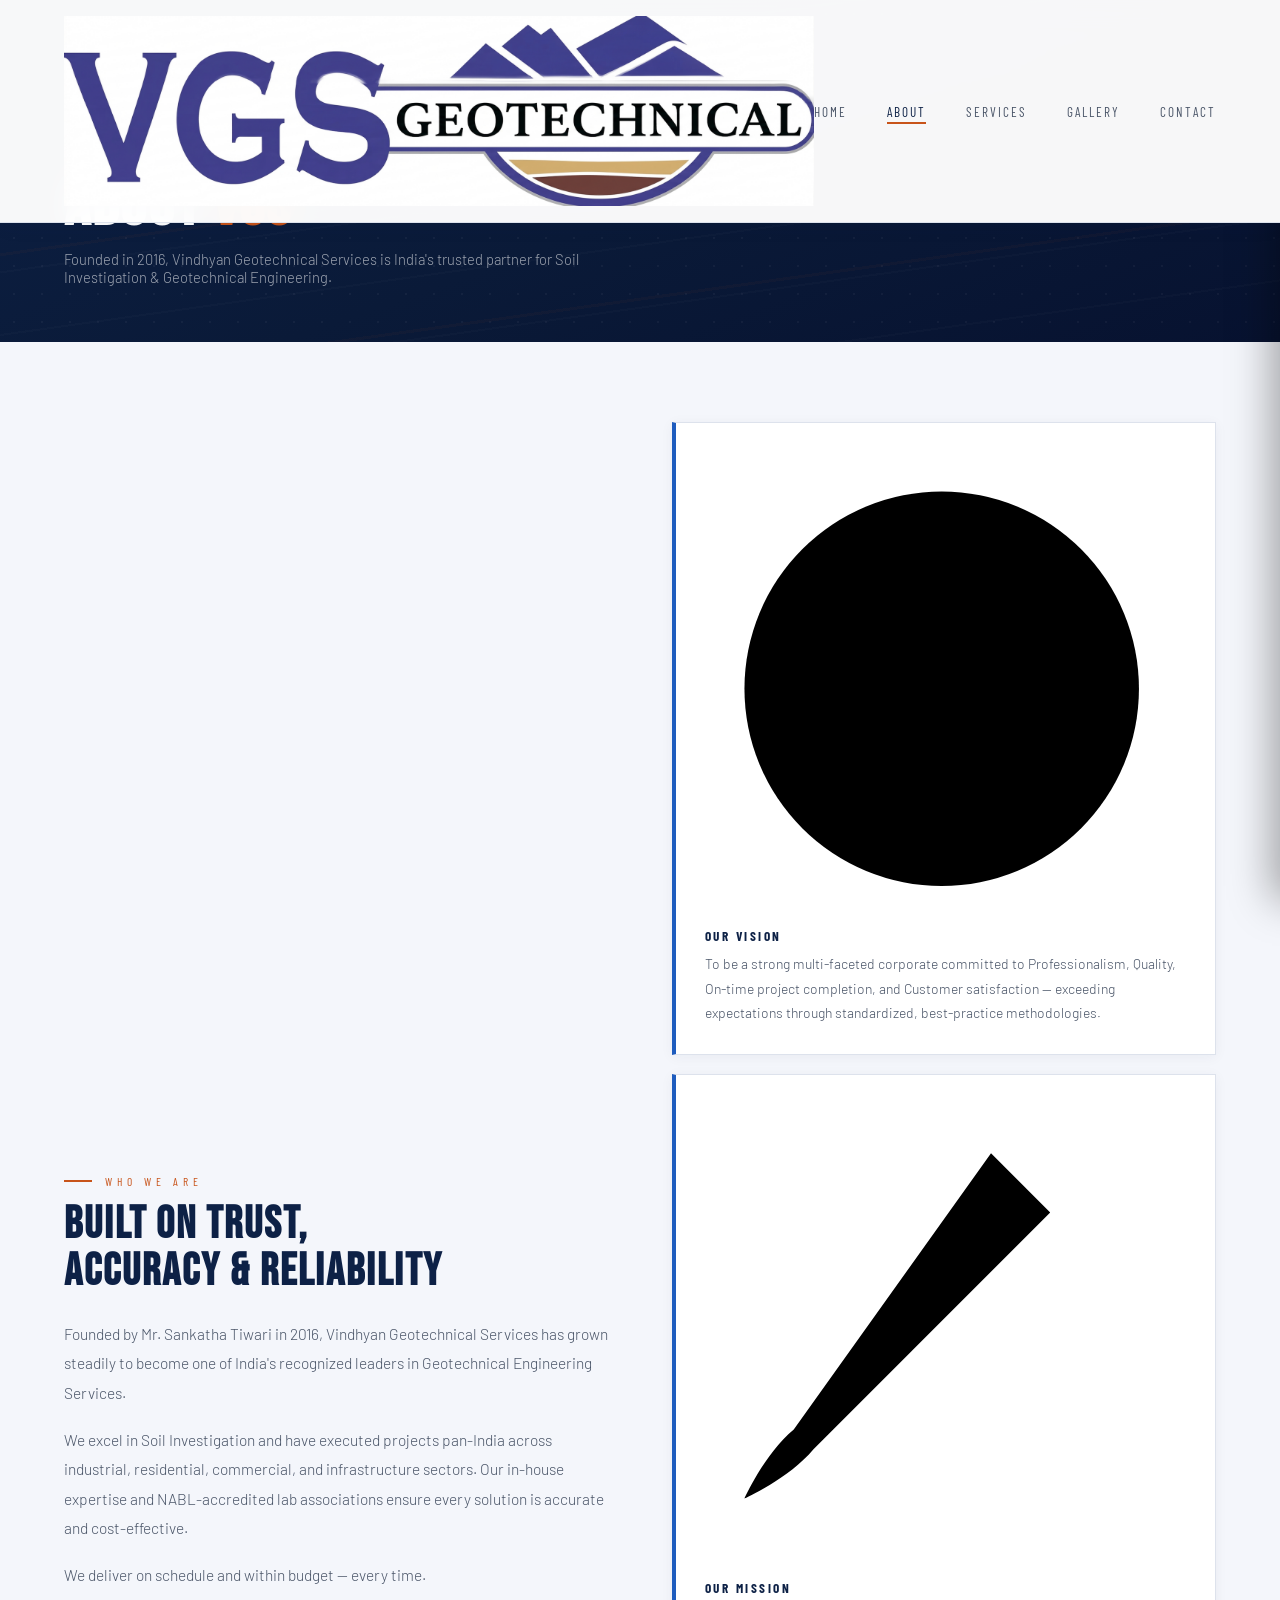
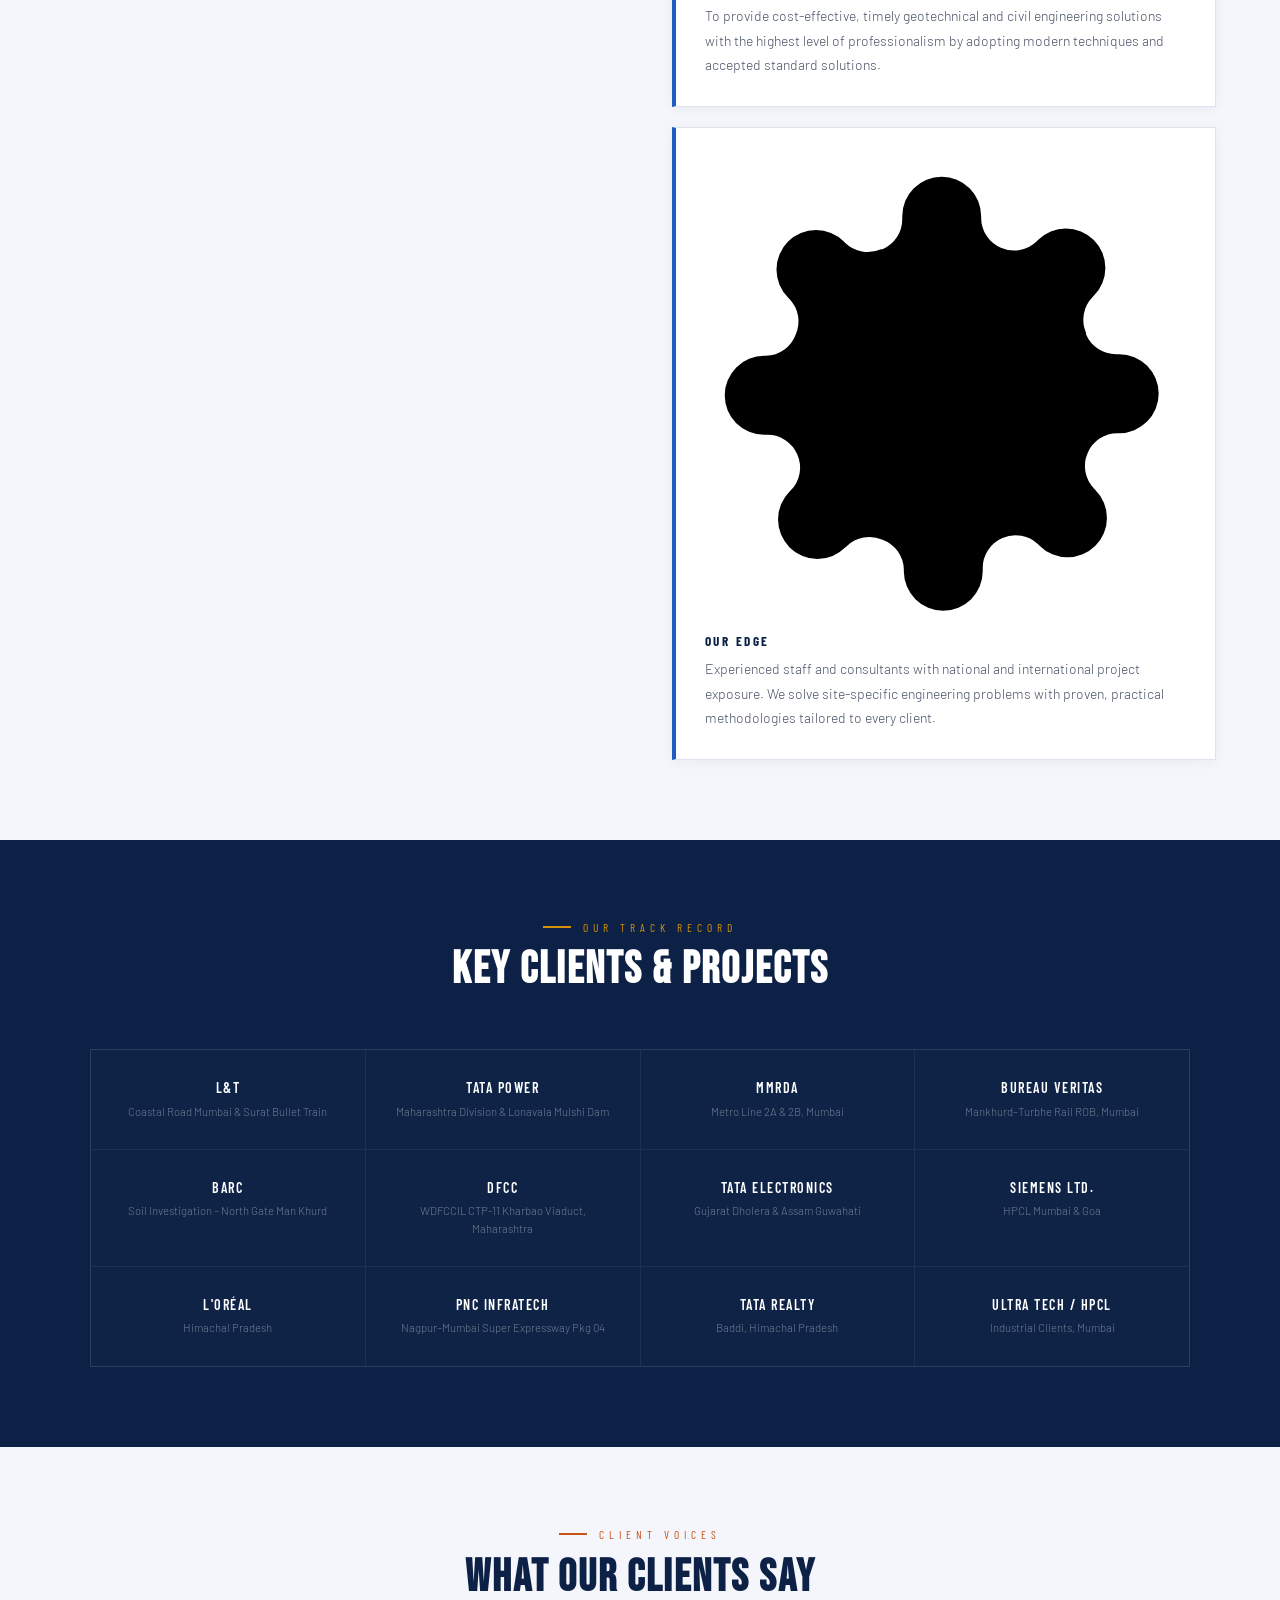
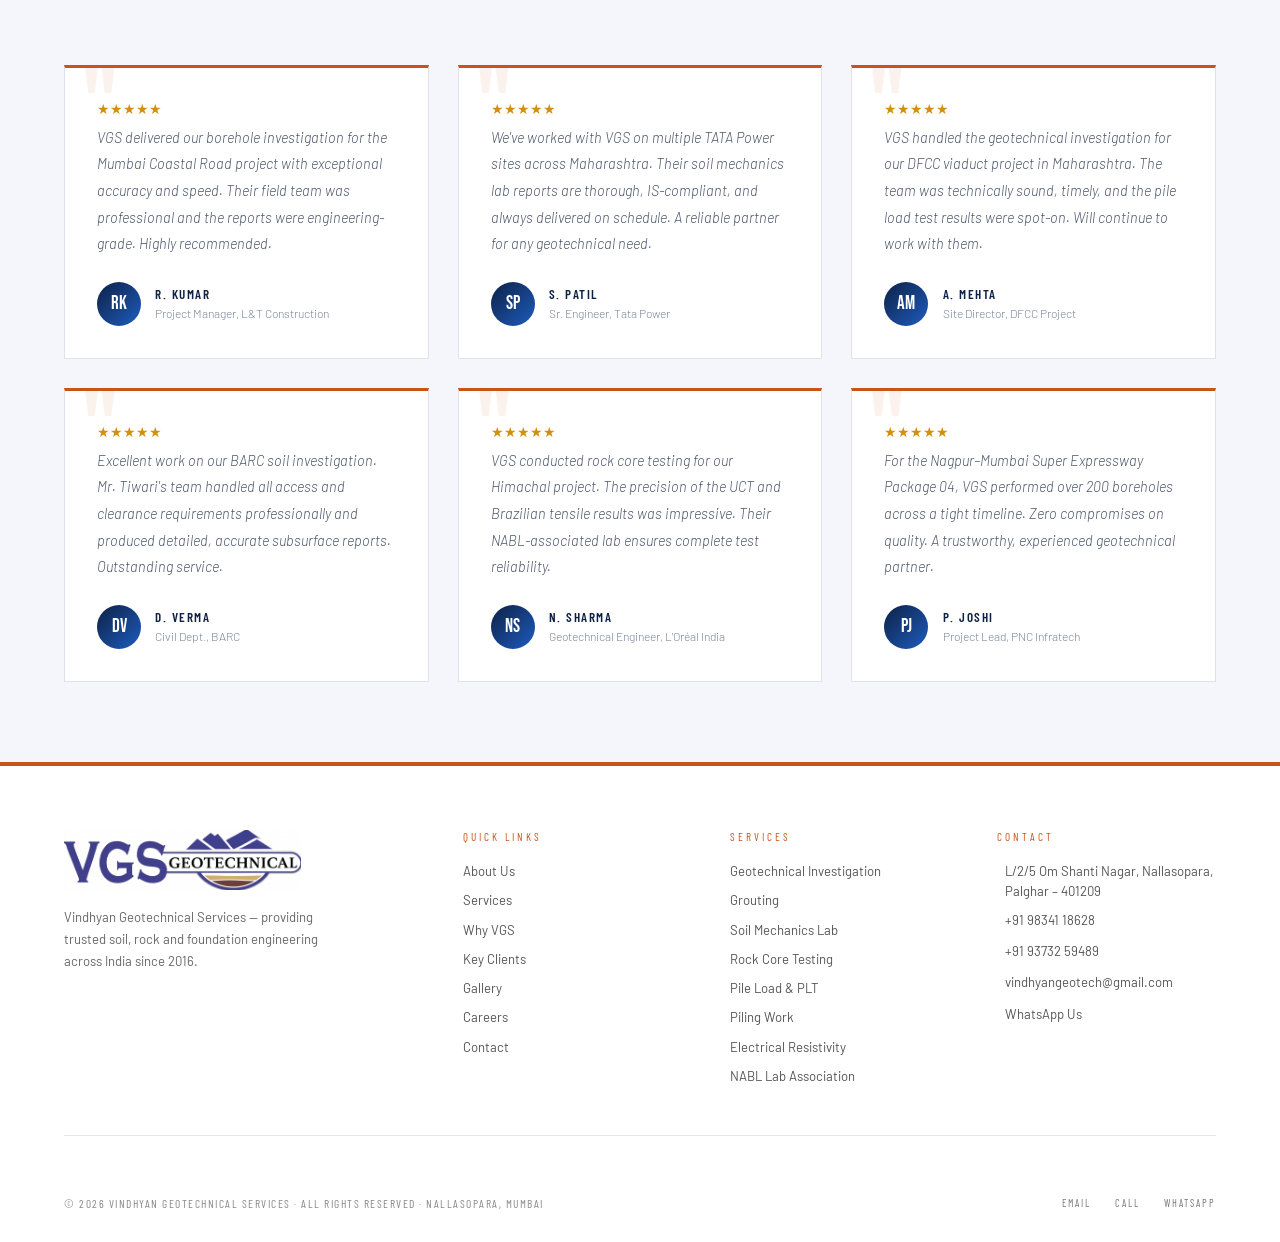
<file: about.html>
<!DOCTYPE html>
<html lang="en">
<head>
  <!-- Google tag (gtag.js) -->
<script async src="https://www.googletagmanager.com/gtag/js?id=G-85HLBFNLWZ"></script>
<script>
  window.dataLayer = window.dataLayer || [];
  function gtag(){dataLayer.push(arguments);}
  gtag('js', new Date());

  gtag('config', 'G-85HLBFNLWZ');
</script>
<meta charset="UTF-8">
<meta name="viewport" content="width=device-width, initial-scale=1.0">
<title>About Us – Vindhyan Geotechnical Services</title>
<link href="https://fonts.googleapis.com/css2?family=Bebas+Neue&family=Barlow:wght@300;400;500;600&family=Barlow+Condensed:wght@400;600;700&display=swap" rel="stylesheet">

<link rel="stylesheet" href="style.css">
</head>
<body>
<!-- MOBILE OVERLAY & DRAWER -->
<div class="mobile-overlay" id="mobileOverlay" onclick="closeMobile()"></div>
<div class="mobile-menu" id="mobileMenu">
  <div class="mobile-menu-header">
    <div class="mobile-menu-logo"><span>VGS</span> GEO</div>
    <button class="mobile-menu-close" onclick="closeMobile()">✕</button>
  </div>
  <a href="index.html" onclick="closeMobile()"><span class="m-ico"><svg class="svg-icon" viewBox="0 0 24 24"><path d="m3 9 9-7 9 7v11a2 2 0 0 1-2 2H5a2 2 0 0 1-2-2z"/><polyline points="9 22 9 12 15 12 15 22"/></svg></span> Home</a><a href="about.html" onclick="closeMobile()"><span class="m-ico"><svg class="svg-icon" viewBox="0 0 24 24"><circle cx="12" cy="12" r="10"/><line x1="12" y1="16" x2="12" y2="12"/><line x1="12" y1="8" x2="12.01" y2="8"/></svg></span> About</a><a href="services.html" onclick="closeMobile()"><span class="m-ico"><svg class="svg-icon" viewBox="0 0 24 24"><rect x="2" y="7" width="20" height="14" rx="2" ry="2"/><path d="M16 21V5a2 2 0 0 0-2-2h-4a2 2 0 0 0-2 2v16"/></svg></span> Services</a><a href="gallery.html" onclick="closeMobile()"><span class="m-ico"><svg class="svg-icon" viewBox="0 0 24 24"><rect x="3" y="3" width="18" height="18" rx="2" ry="2"/><circle cx="8.5" cy="8.5" r="1.5"/><polyline points="21 15 16 10 5 21"/></svg></span> Gallery</a><a href="contact.html" onclick="closeMobile()"><span class="m-ico"><svg class="svg-icon" viewBox="0 0 24 24"><path d="M4 4h16c1.1 0 2 .9 2 2v12c0 1.1-.9 2-2 2H4c-1.1 0-2-.9-2-2V6c0-1.1.9-2 2-2z"/><polyline points="22,6 12,13 2,6"/></svg></span> Contact</a>
  <div class="mobile-menu-sub">vindhyangeotech@gmail.com<br>+91 98341 18628</div>
</div>

<!-- NAV -->
<nav id="navbar">
  <a href="index.html" class="nav-logo" aria-label="VGS Geotechnical Home">
    <img src="vgs_logo.png" alt="VGS Geotechnical Services Logo" class="logo-img">
  </a>
  <ul><li><a href="index.html">Home</a></li><li><a href="about.html" class="active">About</a></li><li><a href="services.html">Services</a></li><li><a href="gallery.html">Gallery</a></li><li><a href="contact.html">Contact</a></li></ul>
  <div class="hamburger" id="hamburger" onclick="toggleMobile()">
    <span></span><span></span><span></span>
  </div>
</nav>
<section class="page-hero" style="padding-top:6rem;">
  <div class="page-hero-bg-dots"></div>
  <div class="page-hero-strata"></div>
  <div class="page-hero-content">
    <div class="page-hero-tag">Who We Are</div>
    <h1>About <em>VGS</em></h1>
    <p class="page-hero-sub">Founded in 2016, Vindhyan Geotechnical Services is India's trusted partner for Soil Investigation & Geotechnical Engineering.</p>
  </div>
</section><!-- ABOUT -->
<section id="about">
  <div class="about-text reveal-left">
    <div class="section-tag">Who We Are</div>
    <h2 class="section-title">Built on Trust,<br>Accuracy & Reliability</h2>
    <p>Founded by Mr. Sankatha Tiwari in 2016, Vindhyan Geotechnical Services has grown steadily to become one of India's recognized leaders in Geotechnical Engineering Services.</p>
    <p>We excel in Soil Investigation and have executed projects pan-India across industrial, residential, commercial, and infrastructure sectors. Our in-house expertise and NABL-accredited lab associations ensure every solution is accurate and cost-effective.</p>
    <p>We deliver on schedule and within budget — every time.</p>
  </div>
  <div class="about-cards reveal-right">
    <div class="tilt-card d1">
      <h3><svg class="svg-icon" style="color:var(--accent); margin-right:8px;" viewBox="0 0 24 24"><circle cx="12" cy="12" r="10"/><circle cx="12" cy="12" r="6"/><circle cx="12" cy="12" r="2"/></svg>Our Vision</h3>
      <p>To be a strong multi-faceted corporate committed to Professionalism, Quality, On-time project completion, and Customer satisfaction — exceeding expectations through standardized, best-practice methodologies.</p>
    </div>
    <div class="tilt-card d2">
      <h3><svg class="svg-icon" style="color:var(--accent); margin-right:8px;" viewBox="0 0 24 24"><path d="M4.5 16.5c-1.5 1.25-2.5 3.5-2.5 3.5s2.25-1 3.5-2.5L17.5 5.5l-3-3z"/><path d="m12 8 4 4M16 4l4 4"/></svg>Our Mission</h3>
      <p>To provide cost-effective, timely geotechnical and civil engineering solutions with the highest level of professionalism by adopting modern techniques and accepted standard solutions.</p>
    </div>
    <div class="tilt-card d3">
      <h3><svg class="svg-icon" style="color:var(--accent); margin-right:8px;" viewBox="0 0 24 24"><circle cx="12" cy="12" r="3"/><path d="M19.4 15a1.65 1.65 0 0 0 .33 1.82l.06.06a2 2 0 1 1-2.83 2.83l-.06-.06a1.65 1.65 0 0 0-1.82-.33 1.65 1.65 0 0 0-1 1.51V21a2 2 0 0 1-4 0v-.09A1.65 1.65 0 0 0 9 19.4a1.65 1.65 0 0 0-1.82.33l-.06.06a2 2 0 1 1-2.83-2.83l.06-.06a1.65 1.65 0 0 0 .33-1.82 1.65 1.65 0 0 0-1.51-1H3a2 2 0 0 1 0-4h.09A1.65 1.65 0 0 0 4.6 9a1.65 1.65 0 0 0-.33-1.82l-.06-.06a2 2 0 1 1 2.83-2.83l.06.06a1.65 1.65 0 0 0 1.82.33H9a1.65 1.65 0 0 0 1-1.51V3a2 2 0 0 1 4 0v.09a1.65 1.65 0 0 0 1 1.51 1.65 1.65 0 0 0 1.82-.33l.06-.06a2 2 0 1 1 2.83 2.83l-.06.06a1.65 1.65 0 0 0-.33 1.82V9a1.65 1.65 0 0 0 1.51 1H21a2 2 0 0 1 0 4h-.09a1.65 1.65 0 0 0-1.51 1z"/></svg>Our Edge</h3>
      <p>Experienced staff and consultants with national and international project exposure. We solve site-specific engineering problems with proven, practical methodologies tailored to every client.</p>
    </div>
  </div>
</section><!-- CLIENTS -->
<section id="clients">
  <div class="clients-header reveal">
    <div class="section-tag" style="justify-content:center;">Our Track Record</div>
    <h2 class="section-title">Key Clients & Projects</h2>
  </div>
  <div class="clients-grid">
    <div class="client-item reveal d1"><div class="client-name">L&T</div><div class="client-project">Coastal Road Mumbai & Surat Bullet Train</div></div>
    <div class="client-item reveal d1"><div class="client-name">Tata Power</div><div class="client-project">Maharashtra Division & Lonavala Mulshi Dam</div></div>
    <div class="client-item reveal d2"><div class="client-name">MMRDA</div><div class="client-project">Metro Line 2A & 2B, Mumbai</div></div>
    <div class="client-item reveal d2"><div class="client-name">Bureau Veritas</div><div class="client-project">Mankhurd–Turbhe Rail ROB, Mumbai</div></div>
    <div class="client-item reveal d3"><div class="client-name">BARC</div><div class="client-project">Soil Investigation – North Gate Man Khurd</div></div>
    <div class="client-item reveal d3"><div class="client-name">DFCC</div><div class="client-project">WDFCCIL CTP-11 Kharbao Viaduct, Maharashtra</div></div>
    <div class="client-item reveal d4"><div class="client-name">Tata Electronics</div><div class="client-project">Gujarat Dholera & Assam Guwahati</div></div>
    <div class="client-item reveal d4"><div class="client-name">Siemens Ltd.</div><div class="client-project">HPCL Mumbai & Goa</div></div>
    <div class="client-item reveal d5"><div class="client-name">L'Oréal</div><div class="client-project">Himachal Pradesh</div></div>
    <div class="client-item reveal d5"><div class="client-name">PNC Infratech</div><div class="client-project">Nagpur–Mumbai Super Expressway Pkg 04</div></div>
    <div class="client-item reveal d1"><div class="client-name">Tata Realty</div><div class="client-project">Baddi, Himachal Pradesh</div></div>
    <div class="client-item reveal d2"><div class="client-name">Ultra Tech / HPCL</div><div class="client-project">Industrial Clients, Mumbai</div></div>
  </div>
</section><!-- TESTIMONIALS -->
<section id="testimonials">
  <div class="testimonials-header reveal">
    <div class="section-tag" style="justify-content:center;">Client Voices</div>
    <h2 class="section-title">What Our Clients Say</h2>
  </div>
  <div class="testi-grid">
    <div class="testi-card reveal d1">
      <div class="testi-stars">★★★★★</div>
      <p class="testi-text">VGS delivered our borehole investigation for the Mumbai Coastal Road project with exceptional accuracy and speed. Their field team was professional and the reports were engineering-grade. Highly recommended.</p>
      <div class="testi-author">
        <div class="testi-avatar">RK</div>
        <div class="testi-info"><h5>R. Kumar</h5><span>Project Manager, L&T Construction</span></div>
      </div>
    </div>
    <div class="testi-card reveal d2">
      <div class="testi-stars">★★★★★</div>
      <p class="testi-text">We've worked with VGS on multiple TATA Power sites across Maharashtra. Their soil mechanics lab reports are thorough, IS-compliant, and always delivered on schedule. A reliable partner for any geotechnical need.</p>
      <div class="testi-author">
        <div class="testi-avatar">SP</div>
        <div class="testi-info"><h5>S. Patil</h5><span>Sr. Engineer, Tata Power</span></div>
      </div>
    </div>
    <div class="testi-card reveal d3">
      <div class="testi-stars">★★★★★</div>
      <p class="testi-text">VGS handled the geotechnical investigation for our DFCC viaduct project in Maharashtra. The team was technically sound, timely, and the pile load test results were spot-on. Will continue to work with them.</p>
      <div class="testi-author">
        <div class="testi-avatar">AM</div>
        <div class="testi-info"><h5>A. Mehta</h5><span>Site Director, DFCC Project</span></div>
      </div>
    </div>
    <div class="testi-card reveal d2">
      <div class="testi-stars">★★★★★</div>
      <p class="testi-text">Excellent work on our BARC soil investigation. Mr. Tiwari's team handled all access and clearance requirements professionally and produced detailed, accurate subsurface reports. Outstanding service.</p>
      <div class="testi-author">
        <div class="testi-avatar">DV</div>
        <div class="testi-info"><h5>D. Verma</h5><span>Civil Dept., BARC</span></div>
      </div>
    </div>
    <div class="testi-card reveal d3">
      <div class="testi-stars">★★★★★</div>
      <p class="testi-text">VGS conducted rock core testing for our Himachal project. The precision of the UCT and Brazilian tensile results was impressive. Their NABL-associated lab ensures complete test reliability.</p>
      <div class="testi-author">
        <div class="testi-avatar">NS</div>
        <div class="testi-info"><h5>N. Sharma</h5><span>Geotechnical Engineer, L'Oréal India</span></div>
      </div>
    </div>
    <div class="testi-card reveal d4">
      <div class="testi-stars">★★★★★</div>
      <p class="testi-text">For the Nagpur–Mumbai Super Expressway Package 04, VGS performed over 200 boreholes across a tight timeline. Zero compromises on quality. A trustworthy, experienced geotechnical partner.</p>
      <div class="testi-author">
        <div class="testi-avatar">PJ</div>
        <div class="testi-info"><h5>P. Joshi</h5><span>Project Lead, PNC Infratech</span></div>
      </div>
    </div>
  </div>
</section><!-- FOOTER -->
<footer>
  <div class="footer-grid">
    <div>
      <div class="footer-logo">
        <img src="vgs_logo.png" alt="VGS Geotechnical Services Logo" class="logo-img">
      </div>
      <p class="footer-tagline">Vindhyan Geotechnical Services — providing trusted soil, rock and foundation engineering across India since 2016.</p>
    </div>
    <div class="footer-col">
      <h4>Quick Links</h4>
      <ul>
        <li><a href="about.html">About Us</a></li>
        <li><a href="services.html">Services</a></li>
        <li><a href="index.html#why">Why VGS</a></li>
        <li><a href="about.html#clients">Key Clients</a></li>
        <li><a href="gallery.html">Gallery</a></li>
        <li><a href="contact.html#careers">Careers</a></li>
        <li><a href="contact.html">Contact</a></li>
      </ul>
    </div>
    <div class="footer-col">
      <h4>Services</h4>
      <ul>
        <li>Geotechnical Investigation</li>
        <li>Grouting</li>
        <li>Soil Mechanics Lab</li>
        <li>Rock Core Testing</li>
        <li>Pile Load & PLT</li>
        <li>Piling Work</li>
        <li>Electrical Resistivity</li>
        <li>NABL Lab Association</li>
      </ul>
    </div>
    <div class="footer-col">
      <h4>Contact</h4>
      <ul>
        <li><span class="f-ico"><svg class="svg-icon" viewBox="0 0 24 24"><path d="M21 10c0 7-9 13-9 13s-9-6-9-13a9 9 0 0 1 18 0z"/><circle cx="12" cy="10" r="3"/></svg></span>L/2/5 Om Shanti Nagar, Nallasopara, Palghar – 401209</li>
        <li><a href="tel:+919834118628"><span class="f-ico"><svg class="svg-icon" viewBox="0 0 24 24"><path d="M22 16.92v3a2 2 0 0 1-2.18 2 19.79 19.79 0 0 1-8.63-3.07 19.5 19.5 0 0 1-6-6 19.79 19.79 0 0 1-3.07-8.67A2 2 0 0 1 4.11 2h3a2 2 0 0 1 2 1.72 12.84 12.84 0 0 0 .7 2.81 2 2 0 0 1-.45 2.11L8.09 9.91a16 16 0 0 0 6 6l1.27-1.27a2 2 0 0 1 2.11-.45 12.84 12.84 0 0 0 2.81.7A2 2 0 0 1 22 16.92z"/></svg></span>+91 98341 18628</a></li>
        <li><a href="tel:+919373259489"><span class="f-ico"><svg class="svg-icon" viewBox="0 0 24 24"><path d="M22 16.92v3a2 2 0 0 1-2.18 2 19.79 19.79 0 0 1-8.63-3.07 19.5 19.5 0 0 1-6-6 19.79 19.79 0 0 1-3.07-8.67A2 2 0 0 1 4.11 2h3a2 2 0 0 1 2 1.72 12.84 12.84 0 0 0 .7 2.81 2 2 0 0 1-.45 2.11L8.09 9.91a16 16 0 0 0 6 6l1.27-1.27a2 2 0 0 1 2.11-.45 12.84 12.84 0 0 0 2.81.7A2 2 0 0 1 22 16.92z"/></svg></span>+91 93732 59489</a></li>
        <li><a href="mailto:vindhyangeotech@gmail.com"><span class="f-ico"><svg class="svg-icon" viewBox="0 0 24 24"><path d="M4 4h16c1.1 0 2 .9 2 2v12c0 1.1-.9 2-2 2H4c-1.1 0-2-.9-2-2V6c0-1.1.9-2 2-2z"/><polyline points="22,6 12,13 2,6"/></svg></span>vindhyangeotech@gmail.com</a></li>
        <li><a href="https://wa.me/919834118628" target="_blank"><span class="f-ico"><svg class="svg-icon" viewBox="0 0 24 24"><path d="M21 15a2 2 0 0 1-2 2H7l-4 4V5a2 2 0 0 1 2-2h14a2 2 0 0 1 2 2z"/></svg></span>WhatsApp Us</a></li>
      </ul>
    </div>
  </div>
  <div class="footer-bottom">
    <p>© 2026 Vindhyan Geotechnical Services · All Rights Reserved · Nallasopara, Mumbai</p>
    <div class="footer-bottom-links">
      <a href="mailto:vindhyangeotech@gmail.com">Email</a>
      <a href="tel:+919834118628">Call</a>
      <a href="https://wa.me/919834118628" target="_blank">WhatsApp</a>
    </div>
  </div>
</footer><script src="main.js"></script>
</body>
</html>
</file>
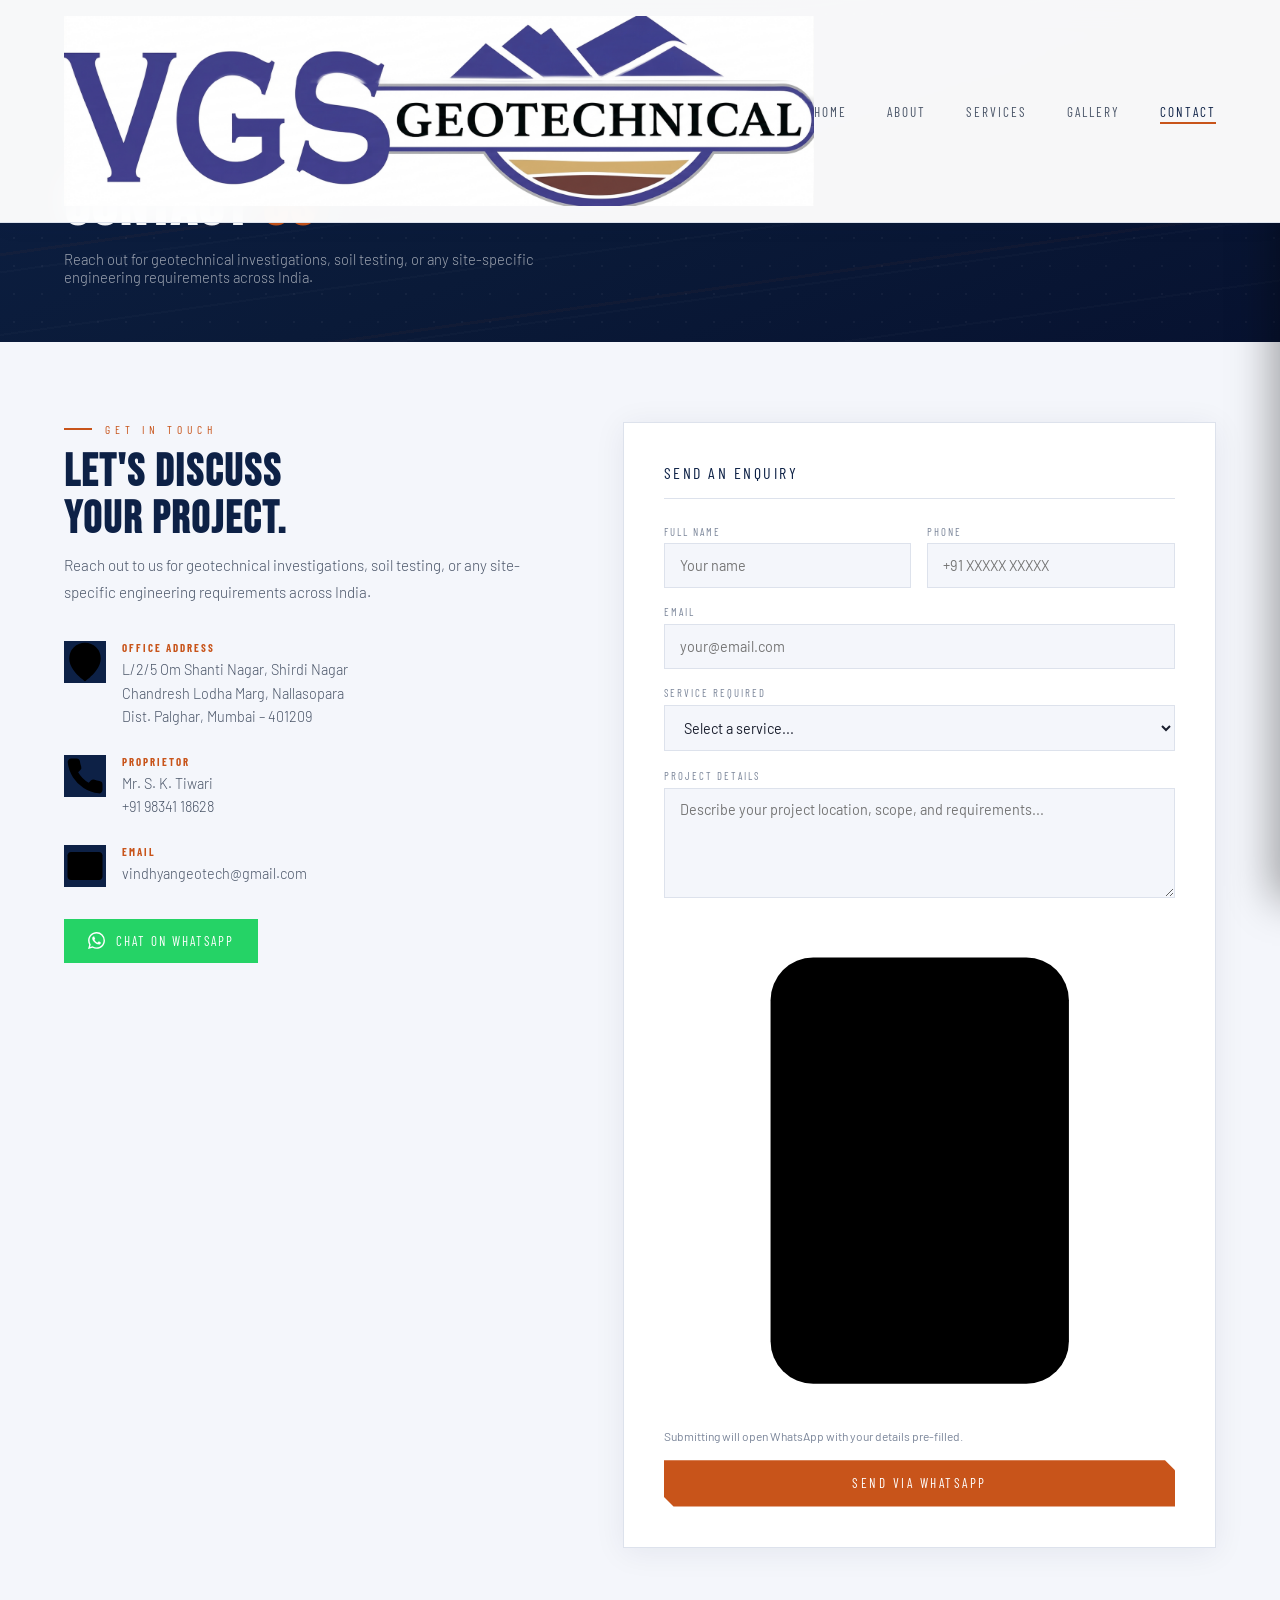
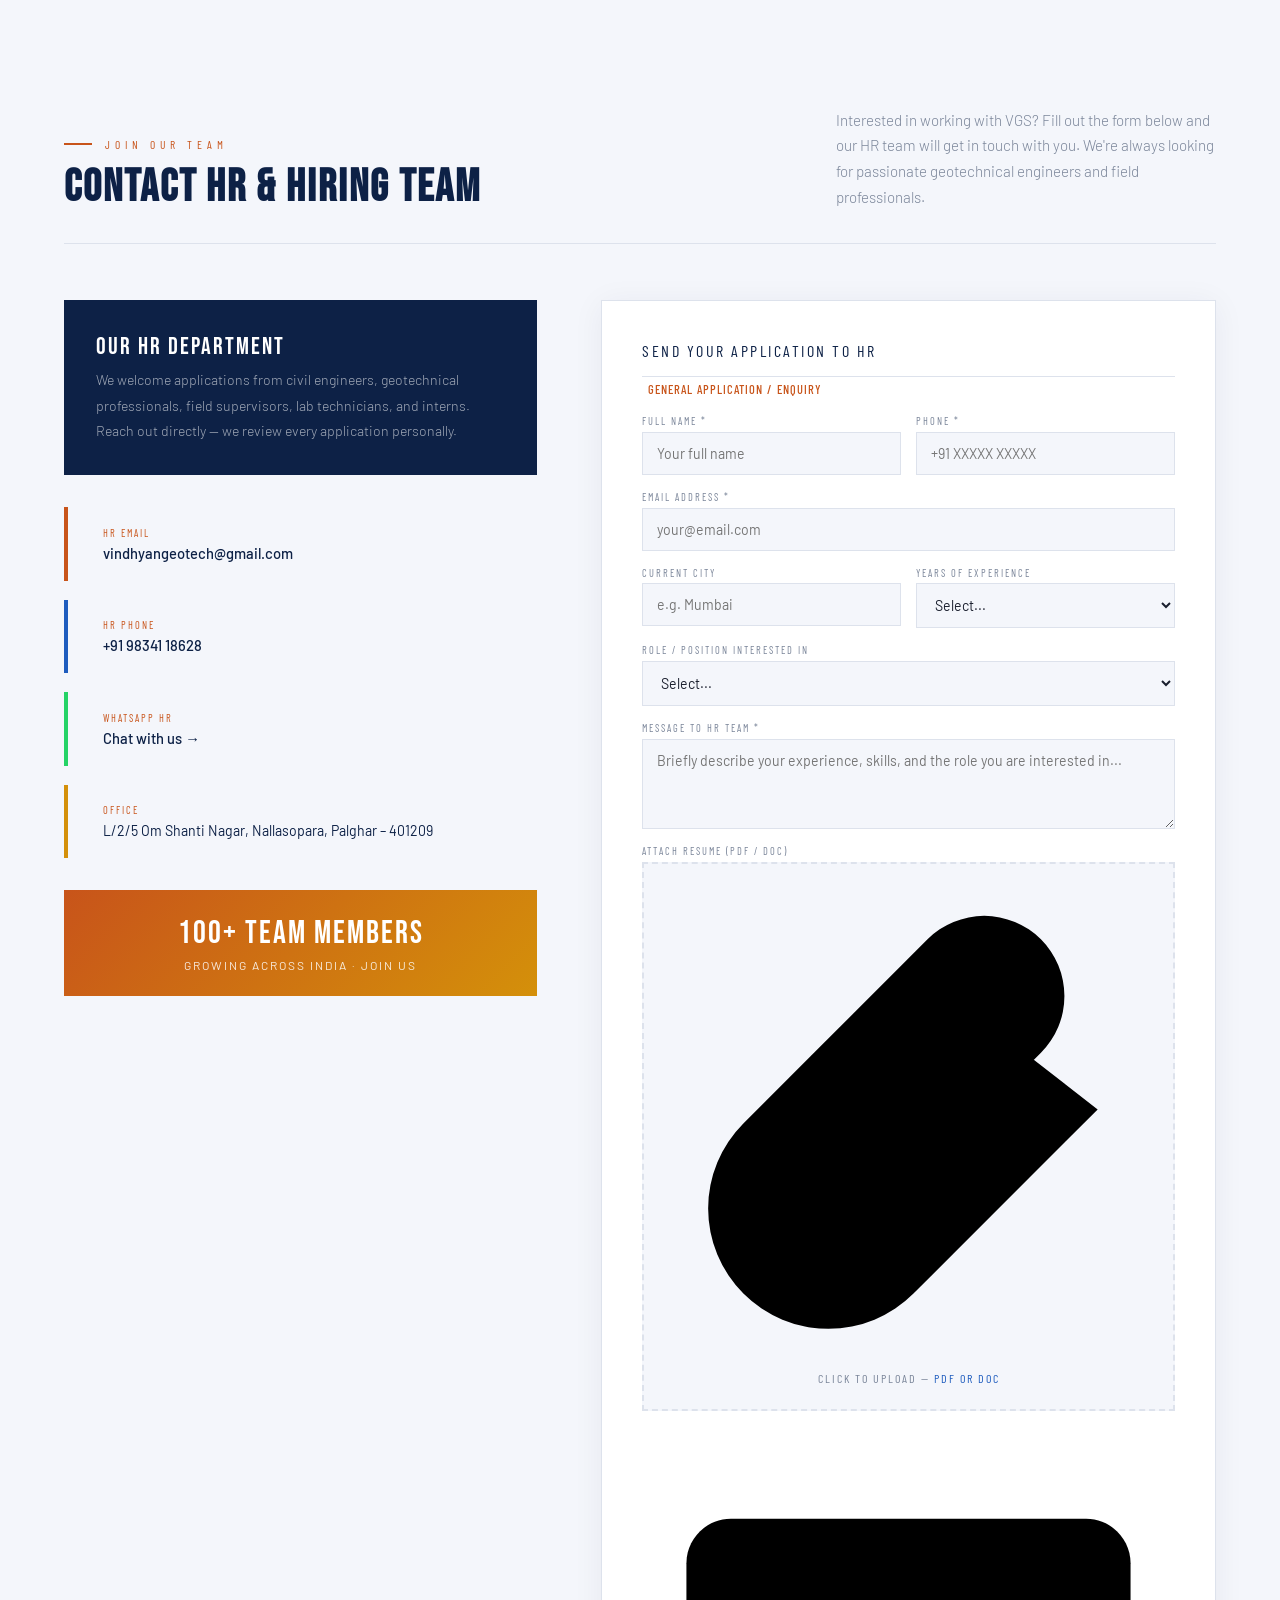
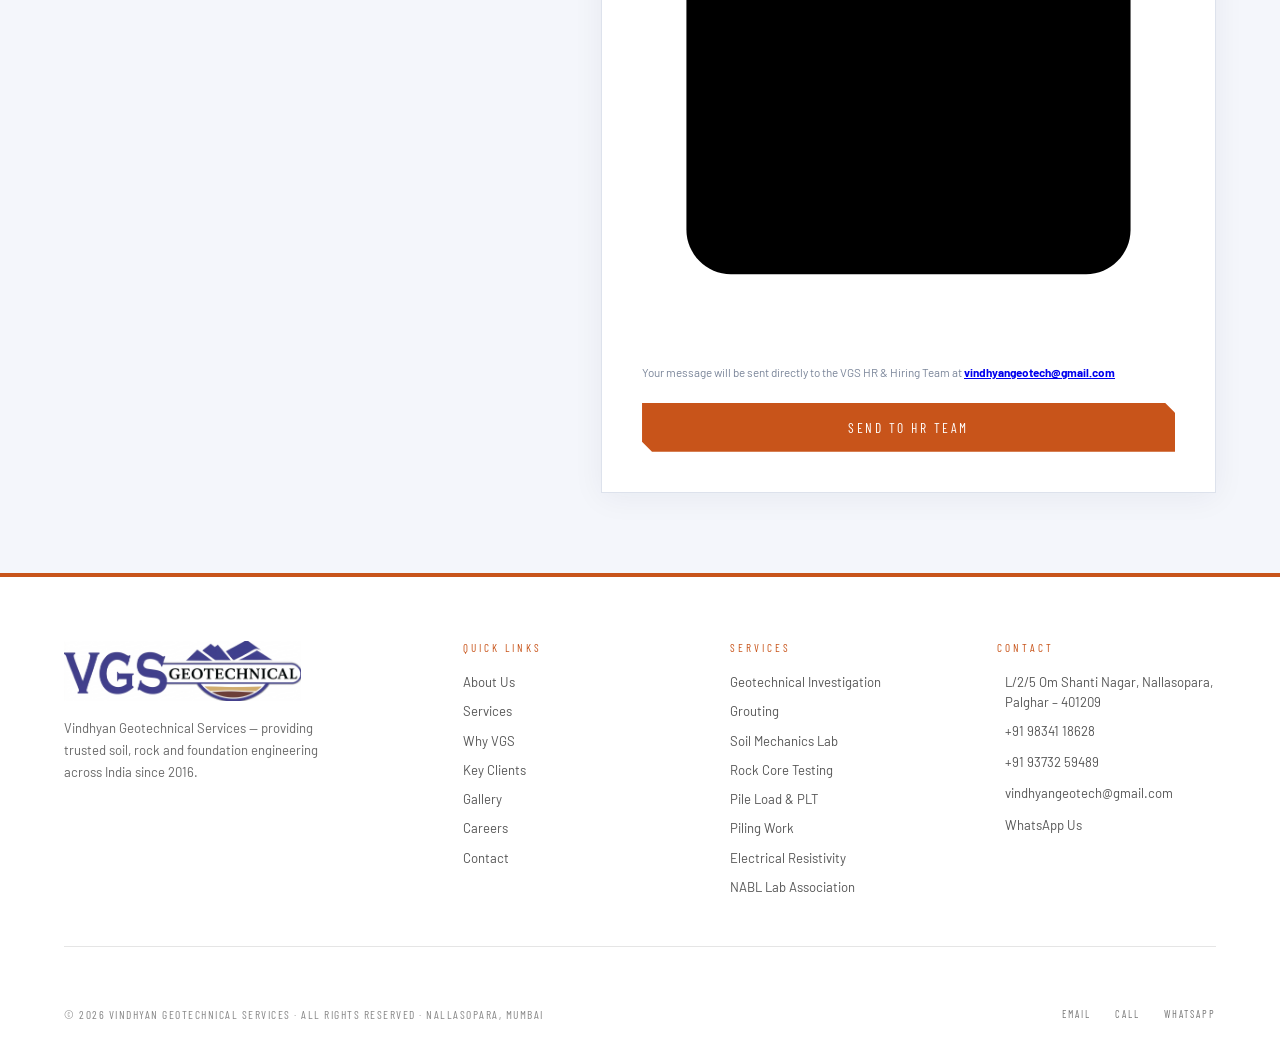
<file: contact.html>
<!DOCTYPE html>
<html lang="en">
<head>
  <!-- Google tag (gtag.js) -->
<script async src="https://www.googletagmanager.com/gtag/js?id=G-85HLBFNLWZ"></script>
<script>
  window.dataLayer = window.dataLayer || [];
  function gtag(){dataLayer.push(arguments);}
  gtag('js', new Date());

  gtag('config', 'G-85HLBFNLWZ');
</script>
<meta charset="UTF-8">
<meta name="viewport" content="width=device-width, initial-scale=1.0">
<title>Contact & Careers – Vindhyan Geotechnical Services</title>
<link href="https://fonts.googleapis.com/css2?family=Bebas+Neue&family=Barlow:wght@300;400;500;600&family=Barlow+Condensed:wght@400;600;700&display=swap" rel="stylesheet">

<link rel="stylesheet" href="style.css">
</head>
<body>
<!-- MOBILE OVERLAY & DRAWER -->
<div class="mobile-overlay" id="mobileOverlay" onclick="closeMobile()"></div>
<div class="mobile-menu" id="mobileMenu">
  <div class="mobile-menu-header">
    <div class="mobile-menu-logo"><span>VGS</span> GEO</div>
    <button class="mobile-menu-close" onclick="closeMobile()">✕</button>
  </div>
  <a href="index.html" onclick="closeMobile()"><span class="m-ico"><svg class="svg-icon" viewBox="0 0 24 24"><path d="m3 9 9-7 9 7v11a2 2 0 0 1-2 2H5a2 2 0 0 1-2-2z"/><polyline points="9 22 9 12 15 12 15 22"/></svg></span> Home</a><a href="about.html" onclick="closeMobile()"><span class="m-ico"><svg class="svg-icon" viewBox="0 0 24 24"><circle cx="12" cy="12" r="10"/><line x1="12" y1="16" x2="12" y2="12"/><line x1="12" y1="8" x2="12.01" y2="8"/></svg></span> About</a><a href="services.html" onclick="closeMobile()"><span class="m-ico"><svg class="svg-icon" viewBox="0 0 24 24"><rect x="2" y="7" width="20" height="14" rx="2" ry="2"/><path d="M16 21V5a2 2 0 0 0-2-2h-4a2 2 0 0 0-2 2v16"/></svg></span> Services</a><a href="gallery.html" onclick="closeMobile()"><span class="m-ico"><svg class="svg-icon" viewBox="0 0 24 24"><rect x="3" y="3" width="18" height="18" rx="2" ry="2"/><circle cx="8.5" cy="8.5" r="1.5"/><polyline points="21 15 16 10 5 21"/></svg></span> Gallery</a><a href="contact.html" onclick="closeMobile()"><span class="m-ico"><svg class="svg-icon" viewBox="0 0 24 24"><path d="M4 4h16c1.1 0 2 .9 2 2v12c0 1.1-.9 2-2 2H4c-1.1 0-2-.9-2-2V6c0-1.1.9-2 2-2z"/><polyline points="22,6 12,13 2,6"/></svg></span> Contact</a>
  <div class="mobile-menu-sub">vindhyangeotech@gmail.com<br>+91 98341 18628</div>
</div>

<!-- NAV -->
<nav id="navbar">
  <a href="index.html" class="nav-logo" aria-label="VGS Geotechnical Home">
    <img src="vgs_logo.png" alt="VGS Geotechnical Services Logo" class="logo-img">
  </a>
  <ul><li><a href="index.html">Home</a></li><li><a href="about.html">About</a></li><li><a href="services.html">Services</a></li><li><a href="gallery.html">Gallery</a></li><li><a href="contact.html" class="active">Contact</a></li></ul>
  <div class="hamburger" id="hamburger" onclick="toggleMobile()">
    <span></span><span></span><span></span>
  </div>
</nav>
<section class="page-hero" style="padding-top:6rem;">
  <div class="page-hero-bg-dots"></div>
  <div class="page-hero-strata"></div>
  <div class="page-hero-content">
    <div class="page-hero-tag">Get In Touch</div>
    <h1>Contact <em>Us</em></h1>
    <p class="page-hero-sub">Reach out for geotechnical investigations, soil testing, or any site-specific engineering requirements across India.</p>
  </div>
</section><!-- CONTACT -->
<section id="contact">
  <div class="contact-info reveal-left">
    <div class="section-tag">Get In Touch</div>
    <h2 class="section-title">Let's Discuss<br>Your Project.</h2>
    <p class="contact-desc">Reach out to us for geotechnical investigations, soil testing, or any site-specific engineering requirements across India.</p>
    <div class="contact-detail">
      <div class="contact-item">
        <div class="contact-icon"><svg class="svg-icon" viewBox="0 0 24 24"><path d="M21 10c0 7-9 13-9 13s-9-6-9-13a9 9 0 0 1 18 0z"/><circle cx="12" cy="10" r="3"/></svg></div>
        <div>
          <h4>Office Address</h4>
          <p>L/2/5 Om Shanti Nagar, Shirdi Nagar<br>Chandresh Lodha Marg, Nallasopara<br>Dist. Palghar, Mumbai – 401209</p>
        </div>
      </div>
      <div class="contact-item">
        <div class="contact-icon"><svg class="svg-icon" viewBox="0 0 24 24"><path d="M22 16.92v3a2 2 0 0 1-2.18 2 19.79 19.79 0 0 1-8.63-3.07 19.5 19.5 0 0 1-6-6 19.79 19.79 0 0 1-3.07-8.67A2 2 0 0 1 4.11 2h3a2 2 0 0 1 2 1.72 12.84 12.84 0 0 0 .7 2.81 2 2 0 0 1-.45 2.11L8.09 9.91a16 16 0 0 0 6 6l1.27-1.27a2 2 0 0 1 2.11-.45 12.84 12.84 0 0 0 2.81.7A2 2 0 0 1 22 16.92z"/></svg></div>
        <div>
          <h4>Proprietor</h4>
          <p>Mr. S. K. Tiwari<br><a href="tel:+919834118628">+91 98341 18628</a></p>
        </div>
      </div>
      <div class="contact-item">
        <div class="contact-icon"><svg class="svg-icon" viewBox="0 0 24 24"><path d="M4 4h16c1.1 0 2 .9 2 2v12c0 1.1-.9 2-2 2H4c-1.1 0-2-.9-2-2V6c0-1.1.9-2 2-2z"/><polyline points="22,6 12,13 2,6"/></svg></div>
        <div>
          <h4>Email</h4>
          <p><a href="mailto:vindhyangeotech@gmail.com">vindhyangeotech@gmail.com</a></p>
        </div>
      </div>
    </div>
    <a href="https://wa.me/919834118628?text=Hello%2C%20I%20am%20interested%20in%20your%20geotechnical%20services." target="_blank" class="wa-cta">
      <svg viewBox="0 0 24 24" xmlns="http://www.w3.org/2000/svg"><path d="M17.472 14.382c-.297-.149-1.758-.867-2.03-.967-.273-.099-.471-.148-.67.15-.197.297-.767.966-.94 1.164-.173.199-.347.223-.644.075-.297-.15-1.255-.463-2.39-1.475-.883-.788-1.48-1.761-1.653-2.059-.173-.297-.018-.458.13-.606.134-.133.298-.347.446-.52.149-.174.198-.298.298-.497.099-.198.05-.371-.025-.52-.075-.149-.669-1.612-.916-2.207-.242-.579-.487-.5-.669-.51-.173-.008-.371-.01-.57-.01-.198 0-.52.074-.792.372-.272.297-1.04 1.016-1.04 2.479 0 1.462 1.065 2.875 1.213 3.074.149.198 2.096 3.2 5.077 4.487.709.306 1.262.489 1.694.625.712.227 1.36.195 1.871.118.571-.085 1.758-.719 2.006-1.413.248-.694.248-1.289.173-1.413-.074-.124-.272-.198-.57-.347m-5.421 7.403h-.004a9.87 9.87 0 01-5.031-1.378l-.361-.214-3.741.982.998-3.648-.235-.374a9.86 9.86 0 01-1.51-5.26c.001-5.45 4.436-9.884 9.888-9.884 2.64 0 5.122 1.03 6.988 2.898a9.825 9.825 0 012.893 6.994c-.003 5.45-4.437 9.884-9.885 9.884m8.413-18.297A11.815 11.815 0 0012.05 0C5.495 0 .16 5.335.157 11.892c0 2.096.547 4.142 1.588 5.945L.057 24l6.305-1.654a11.882 11.882 0 005.683 1.448h.005c6.554 0 11.89-5.335 11.893-11.893a11.821 11.821 0 00-3.48-8.413z"/></svg>
      Chat on WhatsApp
    </a>
  </div>
  <div class="contact-form reveal-right">
    <div class="form-title">Send an Enquiry</div>
    <div class="form-row">
      <div class="form-group"><label>Full Name</label><input type="text" id="fname" placeholder="Your name"></div>
      <div class="form-group"><label>Phone</label><input type="tel" id="fphone" placeholder="+91 XXXXX XXXXX"></div>
    </div>
    <div class="form-group"><label>Email</label><input type="email" id="femail" placeholder="your@email.com"></div>
    <div class="form-group">
      <label>Service Required</label>
      <select id="fservice">
        <option value="">Select a service...</option>
        <option>Geotechnical Investigation</option>
        <option>Soil Mechanics Laboratory</option>
        <option>Rock Testing</option>
        <option>Field Tests (PLT, Pile Load, etc.)</option>
        <option>Other / Multiple Services</option>
      </select>
    </div>
    <div class="form-group"><label>Project Details</label><textarea id="fdetails" placeholder="Describe your project location, scope, and requirements..."></textarea></div>
    <p class="form-note"><svg class="svg-icon" viewBox="0 0 24 24"><rect x="5" y="2" width="14" height="20" rx="2" ry="2"/><line x1="12" y1="18" x2="12.01" y2="18"/></svg> Submitting will open WhatsApp with your details pre-filled.</p>
    <button class="btn-primary" onclick="sendWhatsApp()">Send via WhatsApp</button>
  </div>
</section><!-- CAREERS -->
<section id="careers">
  <div class="careers-header reveal">
    <div>
      <div class="section-tag">Join Our Team</div>
      <h2 class="section-title">Contact HR & Hiring Team</h2>
    </div>
    <p class="careers-intro">Interested in working with VGS? Fill out the form below and our HR team will get in touch with you. We're always looking for passionate geotechnical engineers and field professionals.</p>
  </div>
  <div class="careers-layout">

    <!-- HR CONTACT INFO -->
    <div class="reveal-left" style="display:flex;flex-direction:column;gap:2rem;">
      <div style="background:var(--navy);padding:2rem;color:white;">
        <div style="font-family:'Bebas Neue',sans-serif;font-size:1.5rem;letter-spacing:2px;margin-bottom:.4rem;">Our HR Department</div>
        <p style="font-size:.88rem;color:rgba(255,255,255,.6);font-weight:300;line-height:1.8;">We welcome applications from civil engineers, geotechnical professionals, field supervisors, lab technicians, and interns. Reach out directly — we review every application personally.</p>
      </div>
      <div style="display:flex;flex-direction:column;gap:1.2rem;">
        <div style="display:flex;gap:1rem;align-items:flex-start;padding:1.2rem;background:var(--bg-soft);border-left:4px solid var(--accent);">
          <div style="font-size:1.4rem;"><svg class="svg-icon" viewBox="0 0 24 24"><path d="M4 4h16c1.1 0 2 .9 2 2v12c0 1.1-.9 2-2 2H4c-1.1 0-2-.9-2-2V6c0-1.1.9-2 2-2z"/><polyline points="22,6 12,13 2,6"/></svg></div>
          <div>
            <div style="font-family:'Barlow Condensed',sans-serif;font-size:.65rem;letter-spacing:2px;text-transform:uppercase;color:var(--accent);margin-bottom:.25rem;">HR Email</div>
            <a href="mailto:vindhyangeotech@gmail.com" style="color:var(--navy);font-size:.92rem;font-weight:500;text-decoration:none;">vindhyangeotech@gmail.com</a>
          </div>
        </div>
        <div style="display:flex;gap:1rem;align-items:flex-start;padding:1.2rem;background:var(--bg-soft);border-left:4px solid var(--blue);">
          <div style="font-size:1.4rem;"><svg class="svg-icon" viewBox="0 0 24 24"><path d="M22 16.92v3a2 2 0 0 1-2.18 2 19.79 19.79 0 0 1-8.63-3.07 19.5 19.5 0 0 1-6-6 19.79 19.79 0 0 1-3.07-8.67A2 2 0 0 1 4.11 2h3a2 2 0 0 1 2 1.72 12.84 12.84 0 0 0 .7 2.81 2 2 0 0 1-.45 2.11L8.09 9.91a16 16 0 0 0 6 6l1.27-1.27a2 2 0 0 1 2.11-.45 12.84 12.84 0 0 0 2.81.7A2 2 0 0 1 22 16.92z"/></svg></div>
          <div>
            <div style="font-family:'Barlow Condensed',sans-serif;font-size:.65rem;letter-spacing:2px;text-transform:uppercase;color:var(--accent);margin-bottom:.25rem;">HR Phone</div>
            <a href="tel:+919834118628" style="color:var(--navy);font-size:.92rem;font-weight:500;text-decoration:none;">+91 98341 18628</a>
          </div>
        </div>
        <div style="display:flex;gap:1rem;align-items:flex-start;padding:1.2rem;background:var(--bg-soft);border-left:4px solid var(--wa);">
          <div style="font-size:1.4rem;"><svg class="svg-icon" viewBox="0 0 24 24"><path d="M21 15a2 2 0 0 1-2 2H7l-4 4V5a2 2 0 0 1 2-2h14a2 2 0 0 1 2 2z"/></svg></div>
          <div>
            <div style="font-family:'Barlow Condensed',sans-serif;font-size:.65rem;letter-spacing:2px;text-transform:uppercase;color:var(--accent);margin-bottom:.25rem;">WhatsApp HR</div>
            <a href="https://wa.me/919834118628" target="_blank" style="color:var(--navy);font-size:.92rem;font-weight:500;text-decoration:none;">Chat with us →</a>
          </div>
        </div>
        <div style="display:flex;gap:1rem;align-items:flex-start;padding:1.2rem;background:var(--bg-soft);border-left:4px solid var(--gold);">
          <div style="font-size:1.4rem;"><svg class="svg-icon" viewBox="0 0 24 24"><path d="M21 10c0 7-9 13-9 13s-9-6-9-13a9 9 0 0 1 18 0z"/><circle cx="12" cy="10" r="3"/></svg></div>
          <div>
            <div style="font-family:'Barlow Condensed',sans-serif;font-size:.65rem;letter-spacing:2px;text-transform:uppercase;color:var(--accent);margin-bottom:.25rem;">Office</div>
            <span style="color:var(--navy);font-size:.88rem;font-weight:400;">L/2/5 Om Shanti Nagar, Nallasopara, Palghar – 401209</span>
          </div>
        </div>
      </div>
      <div style="background:linear-gradient(135deg,var(--accent),var(--gold));padding:1.5rem;color:white;text-align:center;">
        <div style="font-family:'Bebas Neue',sans-serif;font-size:2rem;letter-spacing:2px;">100+ Team Members</div>
        <div style="font-size:.75rem;letter-spacing:2px;text-transform:uppercase;opacity:.85;margin-top:.3rem;">Growing Across India · Join Us</div>
      </div>
    </div>

    <!-- HR CONTACT FORM -->
    <div class="career-form-wrap reveal-right">
      <div class="career-form-title">Send Your Application to HR</div>
      <div class="selected-job-label">
        <span><svg class="svg-icon" viewBox="0 0 24 24"><path d="M16 4h2a2 2 0 0 1 2 2v14a2 2 0 0 1-2 2H6a2 2 0 0 1-2-2V6a2 2 0 0 1 2-2h2"/><rect x="8" y="2" width="8" height="4" rx="1" ry="1"/></svg></span>
        <span id="selectedJobDisplay">General Application / Enquiry</span>
      </div>
      <div class="career-form-fields">
        <div class="form-row-3">
          <div class="cf-group">
            <label>Full Name *</label>
            <input type="text" id="cname" placeholder="Your full name" required>
          </div>
          <div class="cf-group">
            <label>Phone *</label>
            <input type="tel" id="cphone" placeholder="+91 XXXXX XXXXX" required>
          </div>
        </div>
        <div class="cf-group">
          <label>Email Address *</label>
          <input type="email" id="cemail" placeholder="your@email.com" required>
        </div>
        <div class="form-row-3">
          <div class="cf-group">
            <label>Current City</label>
            <input type="text" id="ccity" placeholder="e.g. Mumbai">
          </div>
          <div class="cf-group">
            <label>Years of Experience</label>
            <select id="cexp">
              <option value="">Select...</option>
              <option>Fresher / 0–1 yr</option>
              <option>1–3 years</option>
              <option>3–5 years</option>
              <option>5–10 years</option>
              <option>10+ years</option>
            </select>
          </div>
        </div>
        <div class="cf-group">
          <label>Role / Position Interested In</label>
          <select id="cqualif">
            <option value="">Select...</option>
            <option>Geotechnical Engineer</option>
            <option>Soil Testing Lab Technician</option>
            <option>Field Supervisor – Drilling &amp; Boring</option>
            <option>Civil Engineering Intern</option>
            <option>Piling Work Specialist</option>
            <option>Foundation Engineer</option>
            <option>Other / General Enquiry</option>
          </select>
        </div>
        <div class="cf-group">
          <label>Message to HR Team *</label>
          <textarea id="ccover" placeholder="Briefly describe your experience, skills, and the role you are interested in..."></textarea>
        </div>
        <div class="cf-group">
          <label>Attach Resume (PDF / DOC)</label>
          <div class="resume-upload-area" id="resumeArea">
            <input type="file" id="resumeFile" accept=".pdf,.doc,.docx" onchange="showFileName(this)">
            <div class="resume-upload-label"><svg class="svg-icon" viewBox="0 0 24 24"><path d="m21.44 11.05-9.19 9.19a6 6 0 0 1-8.49-8.49l9.19-9.19a4 4 0 0 1 5.66 5.66l-9.2 9.19a2 2 0 0 1-2.83-2.83l8.49-8.48"/></svg> Click to upload — <span>PDF or DOC</span></div>
            <div class="resume-file-name" id="resumeFileName"></div>
          </div>
        </div>
        <p class="form-submit-note"><svg class="svg-icon" viewBox="0 0 24 24"><path d="M4 4h16c1.1 0 2 .9 2 2v12c0 1.1-.9 2-2 2H4c-1.1 0-2-.9-2-2V6c0-1.1.9-2 2-2z"/><polyline points="22,6 12,13 2,6"/></svg> Your message will be sent directly to the VGS HR & Hiring Team at <strong><a href="mailto:vindhyangeotech@gmail.com">vindhyangeotech@gmail.com</a></strong></p>
        <button class="career-submit-btn" id="careerSubmitBtn" onclick="submitCareerForm()">Send to HR Team</button>
      </div>
    </div>

  </div>
</section><!-- TOAST NOTIFICATION -->
<div class="toast" id="toast"></div><!-- FOOTER -->
<footer>
  <div class="footer-grid">
    <div>
      <div class="footer-logo">
        <img src="vgs_logo.png" alt="VGS Geotechnical Services Logo" class="logo-img">
      </div>
      <p class="footer-tagline">Vindhyan Geotechnical Services — providing trusted soil, rock and foundation engineering across India since 2016.</p>
    </div>
    <div class="footer-col">
      <h4>Quick Links</h4>
      <ul>
        <li><a href="about.html">About Us</a></li>
        <li><a href="services.html">Services</a></li>
        <li><a href="index.html#why">Why VGS</a></li>
        <li><a href="about.html#clients">Key Clients</a></li>
        <li><a href="gallery.html">Gallery</a></li>
        <li><a href="contact.html#careers">Careers</a></li>
        <li><a href="contact.html">Contact</a></li>
      </ul>
    </div>
    <div class="footer-col">
      <h4>Services</h4>
      <ul>
        <li>Geotechnical Investigation</li>
        <li>Grouting</li>
        <li>Soil Mechanics Lab</li>
        <li>Rock Core Testing</li>
        <li>Pile Load & PLT</li>
        <li>Piling Work</li>
        <li>Electrical Resistivity</li>
        <li>NABL Lab Association</li>
      </ul>
    </div>
    <div class="footer-col">
      <h4>Contact</h4>
      <ul>
        <li><span class="f-ico"><svg class="svg-icon" viewBox="0 0 24 24"><path d="M21 10c0 7-9 13-9 13s-9-6-9-13a9 9 0 0 1 18 0z"/><circle cx="12" cy="10" r="3"/></svg></span>L/2/5 Om Shanti Nagar, Nallasopara, Palghar – 401209</li>
        <li><a href="tel:+919834118628"><span class="f-ico"><svg class="svg-icon" viewBox="0 0 24 24"><path d="M22 16.92v3a2 2 0 0 1-2.18 2 19.79 19.79 0 0 1-8.63-3.07 19.5 19.5 0 0 1-6-6 19.79 19.79 0 0 1-3.07-8.67A2 2 0 0 1 4.11 2h3a2 2 0 0 1 2 1.72 12.84 12.84 0 0 0 .7 2.81 2 2 0 0 1-.45 2.11L8.09 9.91a16 16 0 0 0 6 6l1.27-1.27a2 2 0 0 1 2.11-.45 12.84 12.84 0 0 0 2.81.7A2 2 0 0 1 22 16.92z"/></svg></span>+91 98341 18628</a></li>
        <li><a href="tel:+919373259489"><span class="f-ico"><svg class="svg-icon" viewBox="0 0 24 24"><path d="M22 16.92v3a2 2 0 0 1-2.18 2 19.79 19.79 0 0 1-8.63-3.07 19.5 19.5 0 0 1-6-6 19.79 19.79 0 0 1-3.07-8.67A2 2 0 0 1 4.11 2h3a2 2 0 0 1 2 1.72 12.84 12.84 0 0 0 .7 2.81 2 2 0 0 1-.45 2.11L8.09 9.91a16 16 0 0 0 6 6l1.27-1.27a2 2 0 0 1 2.11-.45 12.84 12.84 0 0 0 2.81.7A2 2 0 0 1 22 16.92z"/></svg></span>+91 93732 59489</a></li>
        <li><a href="mailto:vindhyangeotech@gmail.com"><span class="f-ico"><svg class="svg-icon" viewBox="0 0 24 24"><path d="M4 4h16c1.1 0 2 .9 2 2v12c0 1.1-.9 2-2 2H4c-1.1 0-2-.9-2-2V6c0-1.1.9-2 2-2z"/><polyline points="22,6 12,13 2,6"/></svg></span>vindhyangeotech@gmail.com</a></li>
        <li><a href="https://wa.me/919834118628" target="_blank"><span class="f-ico"><svg class="svg-icon" viewBox="0 0 24 24"><path d="M21 15a2 2 0 0 1-2 2H7l-4 4V5a2 2 0 0 1 2-2h14a2 2 0 0 1 2 2z"/></svg></span>WhatsApp Us</a></li>
      </ul>
    </div>
  </div>
  <div class="footer-bottom">
    <p>© 2026 Vindhyan Geotechnical Services · All Rights Reserved · Nallasopara, Mumbai</p>
    <div class="footer-bottom-links">
      <a href="mailto:vindhyangeotech@gmail.com">Email</a>
      <a href="tel:+919834118628">Call</a>
      <a href="https://wa.me/919834118628" target="_blank">WhatsApp</a>
    </div>
  </div>
</footer><script src="main.js"></script>
</body>
</html>
</file>
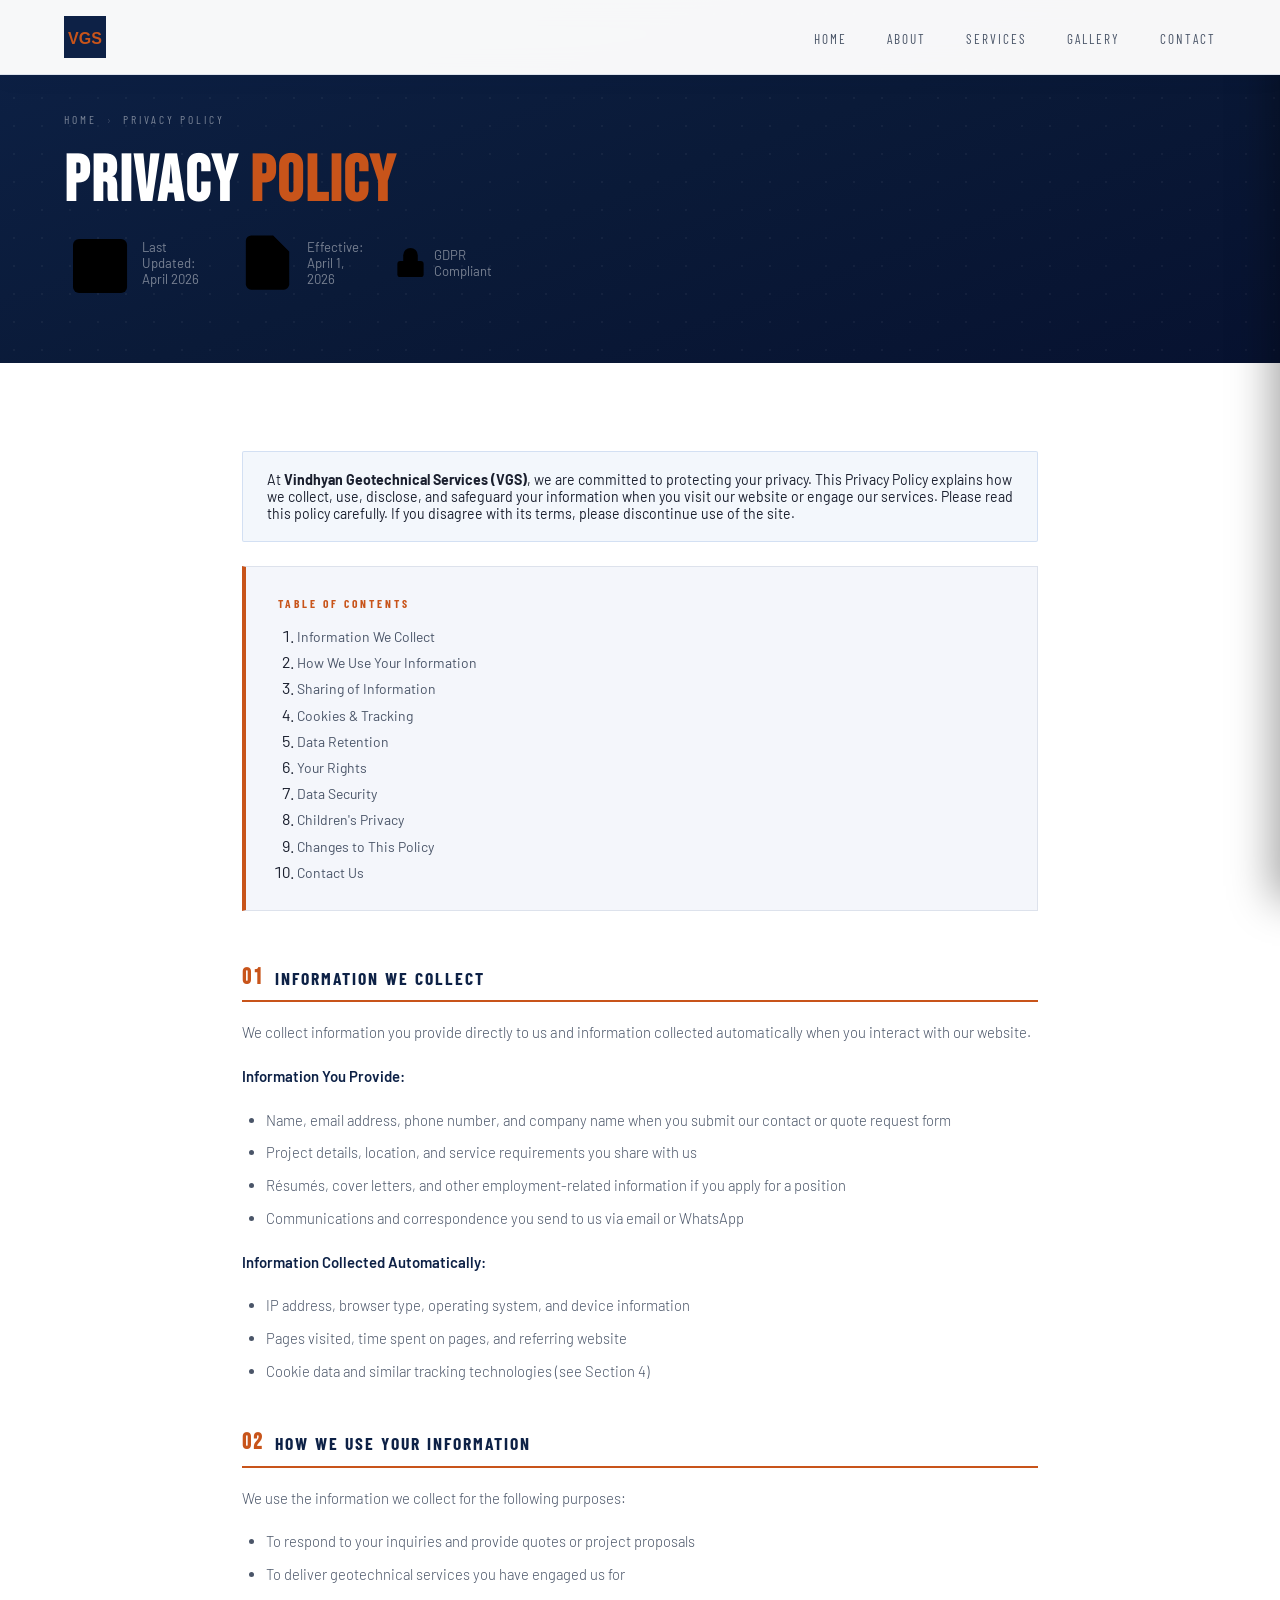
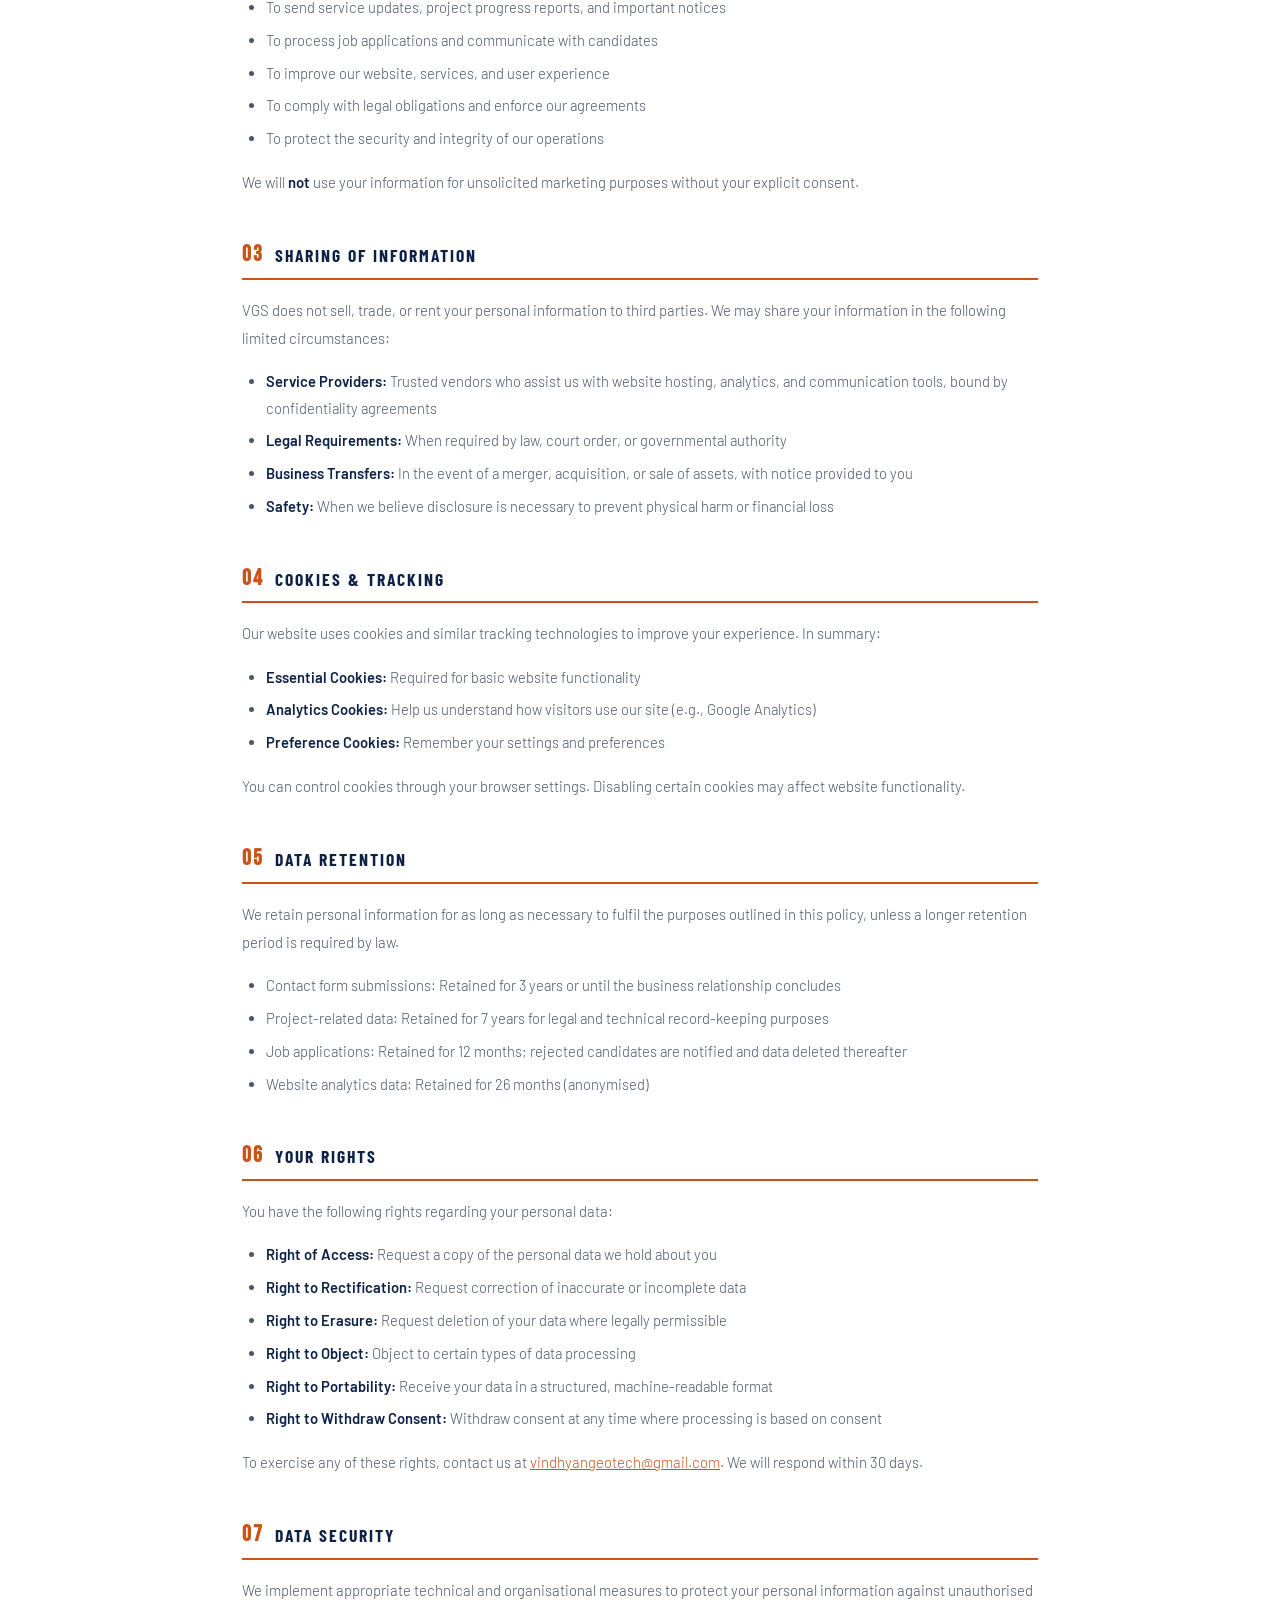
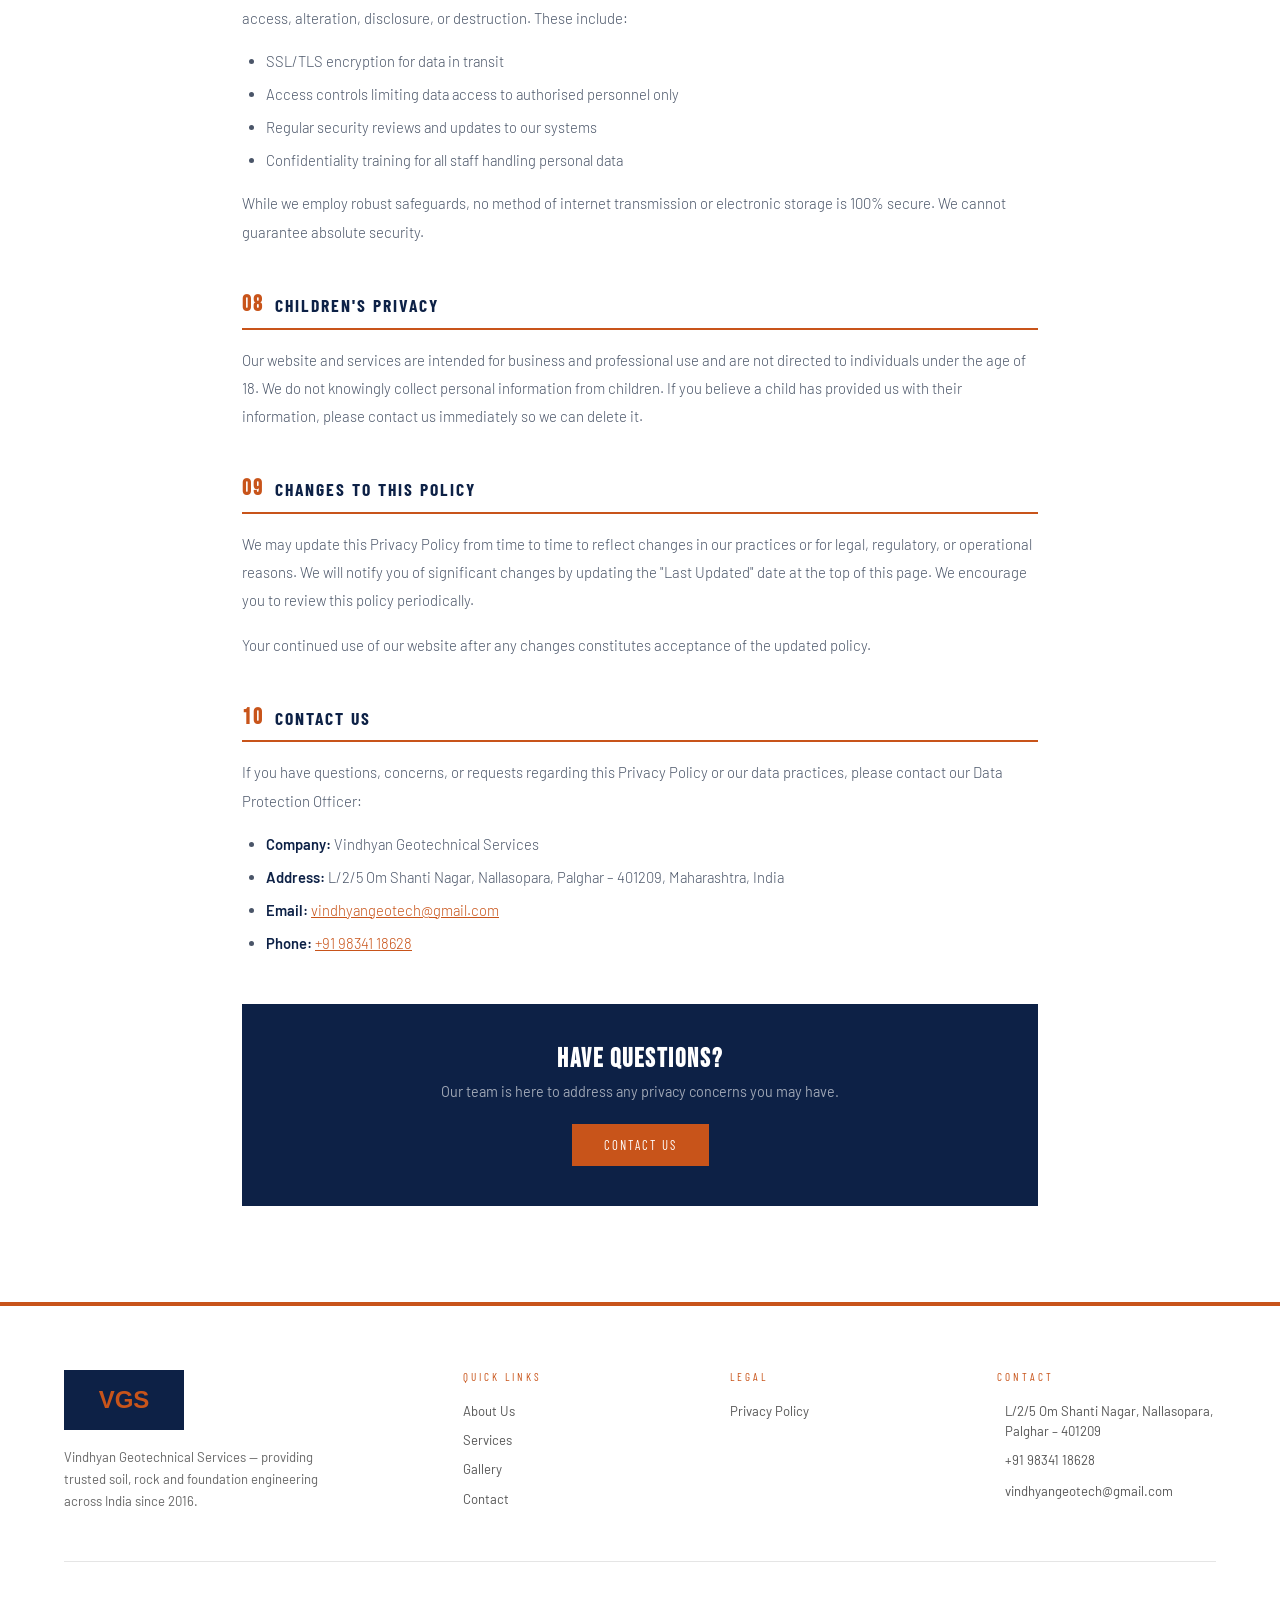
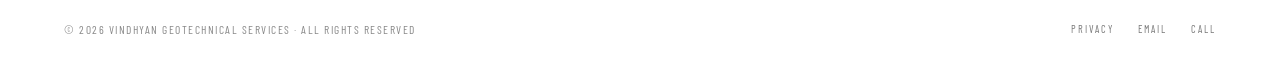
<file: privacy-policy.html>
<!DOCTYPE html>
<html lang="en">

<head>
  <meta charset="UTF-8">
  <meta name="viewport" content="width=device-width, initial-scale=1.0">
  <title>Privacy Policy – VGS Geotechnical Services</title>
  <meta name="description" content="Read the Privacy Policy of Vindhyan Geotechnical Services. Learn how we collect, use, and protect your personal information.">
  <link href="https://fonts.googleapis.com/css2?family=Bebas+Neue&family=Barlow:wght@300;400;500;600&family=Barlow+Condensed:wght@400;600;700&display=swap" rel="stylesheet">
  <link rel="stylesheet" href="style.css">
  <style>
    /* ── LEGAL PAGE SPECIFIC ── */
    .legal-hero {
      background: linear-gradient(160deg, #0d2146 0%, #0a1a38 50%, #071230 100%);
      padding: 7rem 4rem 4rem;
      position: relative;
      overflow: hidden;
    }
    .legal-hero::before {
      content: '';
      position: absolute;
      inset: 0;
      background-image: radial-gradient(rgba(255,255,255,.045) 1px, transparent 1px);
      background-size: 28px 28px;
    }
    .legal-hero-inner {
      position: relative;
      z-index: 1;
      max-width: 800px;
    }
    .legal-breadcrumb {
      font-family: 'Barlow Condensed', sans-serif;
      font-size: .72rem;
      letter-spacing: 3px;
      text-transform: uppercase;
      color: rgba(255,255,255,.45);
      margin-bottom: 1.5rem;
      display: flex;
      align-items: center;
      gap: .6rem;
    }
    .legal-breadcrumb a { color: rgba(255,255,255,.45); text-decoration: none; transition: color .2s; }
    .legal-breadcrumb a:hover { color: var(--accent); }
    .legal-breadcrumb span { color: rgba(255,255,255,.2); }
    .legal-hero h1 {
      font-family: 'Bebas Neue', sans-serif;
      font-size: clamp(2.5rem, 5vw, 4rem);
      letter-spacing: 2px;
      color: white;
      line-height: 1;
      margin-bottom: .8rem;
    }
    .legal-hero h1 span { color: var(--accent); }
    .legal-hero-meta {
      font-size: .82rem;
      color: rgba(255,255,255,.45);
      display: flex;
      align-items: center;
      gap: 1.5rem;
      flex-wrap: wrap;
    }
    .legal-hero-meta span { display: flex; align-items: center; gap: .4rem; }

    /* Main content */
    .legal-body {
      max-width: 860px;
      margin: 0 auto;
      padding: 4rem 2rem 6rem;
    }
    .legal-toc {
      background: var(--bg-soft);
      border: 1px solid var(--border);
      border-left: 4px solid var(--accent);
      padding: 1.8rem 2rem;
      margin-bottom: 3.5rem;
    }
    .legal-toc h3 {
      font-family: 'Barlow Condensed', sans-serif;
      font-size: .72rem;
      letter-spacing: 3px;
      text-transform: uppercase;
      color: var(--accent);
      margin-bottom: 1rem;
    }
    .legal-toc ol {
      padding-left: 1.2rem;
      display: flex;
      flex-direction: column;
      gap: .45rem;
    }
    .legal-toc ol li a {
      font-size: .87rem;
      color: var(--text-mid);
      text-decoration: none;
      transition: color .2s;
    }
    .legal-toc ol li a:hover { color: var(--accent); }

    .legal-section {
      margin-bottom: 3rem;
      scroll-margin-top: 100px;
    }
    .legal-section h2 {
      font-family: 'Barlow Condensed', sans-serif;
      font-size: 1.1rem;
      letter-spacing: 2px;
      text-transform: uppercase;
      color: var(--navy);
      margin-bottom: 1rem;
      padding-bottom: .7rem;
      border-bottom: 2px solid var(--accent);
      display: flex;
      align-items: center;
      gap: .7rem;
    }
    .legal-section h2 .sec-num {
      font-family: 'Bebas Neue', sans-serif;
      font-size: 1.4rem;
      color: var(--accent);
      line-height: 1;
      flex-shrink: 0;
    }
    .legal-section p {
      font-size: .93rem;
      color: var(--text-mid);
      line-height: 1.9;
      margin-bottom: 1rem;
      font-weight: 300;
    }
    .legal-section ul, .legal-section ol {
      padding-left: 1.5rem;
      margin-bottom: 1rem;
    }
    .legal-section ul li, .legal-section ol li {
      font-size: .92rem;
      color: var(--text-mid);
      line-height: 1.8;
      margin-bottom: .4rem;
      font-weight: 300;
    }
    .legal-section strong { color: var(--navy); font-weight: 600; }
    .legal-highlight {
      background: rgba(30,92,190,.05);
      border: 1px solid rgba(30,92,190,.15);
      border-radius: 2px;
      padding: 1.2rem 1.5rem;
      margin: 1.5rem 0;
    }
    .legal-highlight p { margin: 0; font-size: .88rem; }
    .legal-contact-box {
      background: var(--navy);
      padding: 2.5rem;
      margin-top: 3rem;
      text-align: center;
    }
    .legal-contact-box h3 {
      font-family: 'Bebas Neue', sans-serif;
      font-size: 1.6rem;
      letter-spacing: 2px;
      color: white;
      margin-bottom: .5rem;
    }
    .legal-contact-box p { font-size: .9rem; color: rgba(255,255,255,.6); margin-bottom: 1.5rem; }
    .legal-contact-box a {
      display: inline-block;
      background: var(--accent);
      color: white;
      padding: .8rem 2rem;
      font-family: 'Barlow Condensed', sans-serif;
      font-size: .8rem;
      letter-spacing: 2px;
      text-transform: uppercase;
      text-decoration: none;
      transition: background .3s, transform .2s;
    }
    .legal-contact-box a:hover { background: white; color: var(--navy); transform: translateY(-2px); }

    @media (max-width: 768px) {
      .legal-hero { padding: 6rem 1.5rem 3rem; }
      .legal-body { padding: 2.5rem 1.5rem 4rem; }
      .legal-toc { padding: 1.2rem; }
    }
  </style>
</head>

<body>
  <!-- MOBILE OVERLAY & DRAWER -->
  <div class="mobile-overlay" id="mobileOverlay" onclick="closeMobile()"></div>
  <div class="mobile-menu" id="mobileMenu">
    <div class="mobile-menu-header">
      <div class="mobile-menu-logo"><span>VGS</span> GEO</div>
      <button class="mobile-menu-close" onclick="closeMobile()">✕</button>
    </div>
    <a href="index.html" onclick="closeMobile()"><span class="m-ico"><svg class="svg-icon" viewBox="0 0 24 24"><path d="m3 9 9-7 9 7v11a2 2 0 0 1-2 2H5a2 2 0 0 1-2-2z"/><polyline points="9 22 9 12 15 12 15 22"/></svg></span> Home</a>
    <a href="about.html" onclick="closeMobile()"><span class="m-ico"><svg class="svg-icon" viewBox="0 0 24 24"><circle cx="12" cy="12" r="10"/><line x1="12" y1="16" x2="12" y2="12"/><line x1="12" y1="8" x2="12.01" y2="8"/></svg></span> About</a>
    <a href="services.html" onclick="closeMobile()"><span class="m-ico"><svg class="svg-icon" viewBox="0 0 24 24"><rect x="2" y="7" width="20" height="14" rx="2" ry="2"/><path d="M16 21V5a2 2 0 0 0-2-2h-4a2 2 0 0 0-2 2v16"/></svg></span> Services</a>
    <a href="gallery.html" onclick="closeMobile()"><span class="m-ico"><svg class="svg-icon" viewBox="0 0 24 24"><rect x="3" y="3" width="18" height="18" rx="2" ry="2"/><circle cx="8.5" cy="8.5" r="1.5"/><polyline points="21 15 16 10 5 21"/></svg></span> Gallery</a>
    <a href="contact.html" onclick="closeMobile()"><span class="m-ico"><svg class="svg-icon" viewBox="0 0 24 24"><path d="M4 4h16c1.1 0 2 .9 2 2v12c0 1.1-.9 2-2 2H4c-1.1 0-2-.9-2-2V6c0-1.1.9-2 2-2z"/><polyline points="22,6 12,13 2,6"/></svg></span> Contact</a>
    <div class="mobile-menu-sub">vindhyangeotech@gmail.com<br>+91 98341 18628</div>
  </div>

  <!-- NAV -->
  <nav id="navbar">
    <a href="index.html" class="nav-logo" aria-label="VGS Geotechnical Home">
      <img src="data:image/svg+xml,%3Csvg xmlns='http://www.w3.org/2000/svg' viewBox='0 0 42 42'%3E%3Crect width='42' height='42' fill='%230d2146'/%3E%3Ctext x='21' y='28' font-family='Arial' font-weight='bold' font-size='16' fill='%23c8541a' text-anchor='middle'%3EVGS%3C/text%3E%3C/svg%3E" alt="VGS Logo" style="height:42px;width:auto;display:block;">
    </a>
    <ul>
      <li><a href="index.html">Home</a></li>
      <li><a href="about.html">About</a></li>
      <li><a href="services.html">Services</a></li>
      <li><a href="gallery.html">Gallery</a></li>
      <li><a href="contact.html">Contact</a></li>
    </ul>
    <div class="hamburger" id="hamburger" onclick="toggleMobile()">
      <span></span><span></span><span></span>
    </div>
  </nav>

  <!-- HERO BANNER -->
  <section class="legal-hero">
    <div class="legal-hero-inner">
      <div class="legal-breadcrumb">
        <a href="index.html">Home</a>
        <span>›</span>
        Privacy Policy
      </div>
      <h1>Privacy <span>Policy</span></h1>
      <div class="legal-hero-meta">
        <span><svg class="svg-icon" viewBox="0 0 24 24"><rect x="3" y="4" width="18" height="18" rx="2" ry="2"/><line x1="16" y1="2" x2="16" y2="6"/><line x1="8" y1="2" x2="8" y2="6"/><line x1="3" y1="10" x2="21" y2="10"/></svg> Last Updated: April 2026</span>
        <span><svg class="svg-icon" viewBox="0 0 24 24"><path d="M14 2H6a2 2 0 0 0-2 2v16a2 2 0 0 0 2 2h12a2 2 0 0 0 2-2V8z"/><polyline points="14 2 14 8 20 8"/><line x1="16" y1="13" x2="8" y2="13"/><line x1="16" y1="17" x2="8" y2="17"/><polyline points="10 9 9 9 8 9"/></svg> Effective: April 1, 2026</span>
        <span><svg class="svg-icon" viewBox="0 0 24 24"><rect x="3" y="11" width="18" height="11" rx="2" ry="2"/><path d="M7 11V7a5 5 0 0 1 10 0v4"/></svg> GDPR Compliant</span>
      </div>
    </div>
  </section>

  <!-- CONTENT -->
  <main style="background: var(--bg);">
    <div class="legal-body">

      <div class="legal-highlight">
        <p>At <strong>Vindhyan Geotechnical Services (VGS)</strong>, we are committed to protecting your privacy. This Privacy Policy explains how we collect, use, disclose, and safeguard your information when you visit our website or engage our services. Please read this policy carefully. If you disagree with its terms, please discontinue use of the site.</p>
      </div>

      <!-- Table of Contents -->
      <div class="legal-toc">
        <h3>Table of Contents</h3>
        <ol>
          <li><a href="#info-collect">Information We Collect</a></li>
          <li><a href="#how-use">How We Use Your Information</a></li>
          <li><a href="#sharing">Sharing of Information</a></li>
          <li><a href="#cookies-policy">Cookies & Tracking</a></li>
          <li><a href="#data-retention">Data Retention</a></li>
          <li><a href="#your-rights">Your Rights</a></li>
          <li><a href="#security">Data Security</a></li>
          <li><a href="#children">Children's Privacy</a></li>
          <li><a href="#changes">Changes to This Policy</a></li>
          <li><a href="#contact-privacy">Contact Us</a></li>
        </ol>
      </div>

      <!-- Section 1 -->
      <div class="legal-section" id="info-collect">
        <h2><span class="sec-num">01</span> Information We Collect</h2>
        <p>We collect information you provide directly to us and information collected automatically when you interact with our website.</p>
        <p><strong>Information You Provide:</strong></p>
        <ul>
          <li>Name, email address, phone number, and company name when you submit our contact or quote request form</li>
          <li>Project details, location, and service requirements you share with us</li>
          <li>Résumés, cover letters, and other employment-related information if you apply for a position</li>
          <li>Communications and correspondence you send to us via email or WhatsApp</li>
        </ul>
        <p><strong>Information Collected Automatically:</strong></p>
        <ul>
          <li>IP address, browser type, operating system, and device information</li>
          <li>Pages visited, time spent on pages, and referring website</li>
          <li>Cookie data and similar tracking technologies (see Section 4)</li>
        </ul>
      </div>

      <!-- Section 2 -->
      <div class="legal-section" id="how-use">
        <h2><span class="sec-num">02</span> How We Use Your Information</h2>
        <p>We use the information we collect for the following purposes:</p>
        <ul>
          <li>To respond to your inquiries and provide quotes or project proposals</li>
          <li>To deliver geotechnical services you have engaged us for</li>
          <li>To send service updates, project progress reports, and important notices</li>
          <li>To process job applications and communicate with candidates</li>
          <li>To improve our website, services, and user experience</li>
          <li>To comply with legal obligations and enforce our agreements</li>
          <li>To protect the security and integrity of our operations</li>
        </ul>
        <p>We will <strong>not</strong> use your information for unsolicited marketing purposes without your explicit consent.</p>
      </div>

      <!-- Section 3 -->
      <div class="legal-section" id="sharing">
        <h2><span class="sec-num">03</span> Sharing of Information</h2>
        <p>VGS does not sell, trade, or rent your personal information to third parties. We may share your information in the following limited circumstances:</p>
        <ul>
          <li><strong>Service Providers:</strong> Trusted vendors who assist us with website hosting, analytics, and communication tools, bound by confidentiality agreements</li>
          <li><strong>Legal Requirements:</strong> When required by law, court order, or governmental authority</li>
          <li><strong>Business Transfers:</strong> In the event of a merger, acquisition, or sale of assets, with notice provided to you</li>
          <li><strong>Safety:</strong> When we believe disclosure is necessary to prevent physical harm or financial loss</li>
        </ul>
      </div>

      <!-- Section 4 -->
      <div class="legal-section" id="cookies-policy">
        <h2><span class="sec-num">04</span> Cookies & Tracking</h2>
        <p>Our website uses cookies and similar tracking technologies to improve your experience. In summary:</p>
        <ul>
          <li><strong>Essential Cookies:</strong> Required for basic website functionality</li>
          <li><strong>Analytics Cookies:</strong> Help us understand how visitors use our site (e.g., Google Analytics)</li>
          <li><strong>Preference Cookies:</strong> Remember your settings and preferences</li>
        </ul>
        <p>You can control cookies through your browser settings. Disabling certain cookies may affect website functionality.</p>
      </div>

      <!-- Section 5 -->
      <div class="legal-section" id="data-retention">
        <h2><span class="sec-num">05</span> Data Retention</h2>
        <p>We retain personal information for as long as necessary to fulfil the purposes outlined in this policy, unless a longer retention period is required by law.</p>
        <ul>
          <li>Contact form submissions: Retained for 3 years or until the business relationship concludes</li>
          <li>Project-related data: Retained for 7 years for legal and technical record-keeping purposes</li>
          <li>Job applications: Retained for 12 months; rejected candidates are notified and data deleted thereafter</li>
          <li>Website analytics data: Retained for 26 months (anonymised)</li>
        </ul>
      </div>

      <!-- Section 6 -->
      <div class="legal-section" id="your-rights">
        <h2><span class="sec-num">06</span> Your Rights</h2>
        <p>You have the following rights regarding your personal data:</p>
        <ul>
          <li><strong>Right of Access:</strong> Request a copy of the personal data we hold about you</li>
          <li><strong>Right to Rectification:</strong> Request correction of inaccurate or incomplete data</li>
          <li><strong>Right to Erasure:</strong> Request deletion of your data where legally permissible</li>
          <li><strong>Right to Object:</strong> Object to certain types of data processing</li>
          <li><strong>Right to Portability:</strong> Receive your data in a structured, machine-readable format</li>
          <li><strong>Right to Withdraw Consent:</strong> Withdraw consent at any time where processing is based on consent</li>
        </ul>
        <p>To exercise any of these rights, contact us at <a href="mailto:vindhyangeotech@gmail.com" style="color:var(--accent);">vindhyangeotech@gmail.com</a>. We will respond within 30 days.</p>
      </div>

      <!-- Section 7 -->
      <div class="legal-section" id="security">
        <h2><span class="sec-num">07</span> Data Security</h2>
        <p>We implement appropriate technical and organisational measures to protect your personal information against unauthorised access, alteration, disclosure, or destruction. These include:</p>
        <ul>
          <li>SSL/TLS encryption for data in transit</li>
          <li>Access controls limiting data access to authorised personnel only</li>
          <li>Regular security reviews and updates to our systems</li>
          <li>Confidentiality training for all staff handling personal data</li>
        </ul>
        <p>While we employ robust safeguards, no method of internet transmission or electronic storage is 100% secure. We cannot guarantee absolute security.</p>
      </div>

      <!-- Section 8 -->
      <div class="legal-section" id="children">
        <h2><span class="sec-num">08</span> Children's Privacy</h2>
        <p>Our website and services are intended for business and professional use and are not directed to individuals under the age of 18. We do not knowingly collect personal information from children. If you believe a child has provided us with their information, please contact us immediately so we can delete it.</p>
      </div>

      <!-- Section 9 -->
      <div class="legal-section" id="changes">
        <h2><span class="sec-num">09</span> Changes to This Policy</h2>
        <p>We may update this Privacy Policy from time to time to reflect changes in our practices or for legal, regulatory, or operational reasons. We will notify you of significant changes by updating the "Last Updated" date at the top of this page. We encourage you to review this policy periodically.</p>
        <p>Your continued use of our website after any changes constitutes acceptance of the updated policy.</p>
      </div>

      <!-- Section 10 -->
      <div class="legal-section" id="contact-privacy">
        <h2><span class="sec-num">10</span> Contact Us</h2>
        <p>If you have questions, concerns, or requests regarding this Privacy Policy or our data practices, please contact our Data Protection Officer:</p>
        <ul>
          <li><strong>Company:</strong> Vindhyan Geotechnical Services</li>
          <li><strong>Address:</strong> L/2/5 Om Shanti Nagar, Nallasopara, Palghar – 401209, Maharashtra, India</li>
          <li><strong>Email:</strong> <a href="mailto:vindhyangeotech@gmail.com" style="color:var(--accent);">vindhyangeotech@gmail.com</a></li>
          <li><strong>Phone:</strong> <a href="tel:+919834118628" style="color:var(--accent);">+91 98341 18628</a></li>
        </ul>
      </div>

      <div class="legal-contact-box">
        <h3>Have Questions?</h3>
        <p>Our team is here to address any privacy concerns you may have.</p>
        <a href="contact.html">Contact Us</a>
      </div>

    </div>
  </main>

  <!-- FOOTER -->
  <footer>
    <div class="footer-grid">
      <div>
        <div class="footer-logo">
          <img src="data:image/svg+xml,%3Csvg xmlns='http://www.w3.org/2000/svg' viewBox='0 0 120 60'%3E%3Crect width='120' height='60' fill='%230d2146'/%3E%3Ctext x='60' y='38' font-family='Arial' font-weight='bold' font-size='24' fill='%23c8541a' text-anchor='middle'%3EVGS%3C/text%3E%3C/svg%3E" alt="VGS Logo" style="height:60px;width:auto;display:block;">
        </div>
        <p class="footer-tagline">Vindhyan Geotechnical Services — providing trusted soil, rock and foundation engineering across India since 2016.</p>
      </div>
      <div class="footer-col">
        <h4>Quick Links</h4>
        <ul>
          <li><a href="about.html">About Us</a></li>
          <li><a href="services.html">Services</a></li>
          <li><a href="gallery.html">Gallery</a></li>
          <li><a href="contact.html">Contact</a></li>
        </ul>
      </div>
      <div class="footer-col">
        <h4>Legal</h4>
        <ul>
          <li><a href="privacy-policy.html">Privacy Policy</a></li>
        </ul>
      </div>
      <div class="footer-col">
        <h4>Contact</h4>
        <ul>
          <li><span class="f-ico"><svg class="svg-icon" viewBox="0 0 24 24"><path d="M21 10c0 7-9 13-9 13s-9-6-9-13a9 9 0 0 1 18 0z"/><circle cx="12" cy="10" r="3"/></svg></span>L/2/5 Om Shanti Nagar, Nallasopara, Palghar – 401209</li>
          <li><a href="tel:+919834118628"><span class="f-ico"><svg class="svg-icon" viewBox="0 0 24 24"><path d="M22 16.92v3a2 2 0 0 1-2.18 2 19.79 19.79 0 0 1-8.63-3.07 19.5 19.5 0 0 1-6-6 19.79 19.79 0 0 1-3.07-8.67A2 2 0 0 1 4.11 2h3a2 2 0 0 1 2 1.72 12.84 12.84 0 0 0 .7 2.81 2 2 0 0 1-.45 2.11L8.09 9.91a16 16 0 0 0 6 6l1.27-1.27a2 2 0 0 1 2.11-.45 12.84 12.84 0 0 0 2.81.7A2 2 0 0 1 22 16.92z"/></svg></span>+91 98341 18628</a></li>
          <li><a href="mailto:vindhyangeotech@gmail.com"><span class="f-ico"><svg class="svg-icon" viewBox="0 0 24 24"><path d="M4 4h16c1.1 0 2 .9 2 2v12c0 1.1-.9 2-2 2H4c-1.1 0-2-.9-2-2V6c0-1.1.9-2 2-2z"/><polyline points="22,6 12,13 2,6"/></svg></span>vindhyangeotech@gmail.com</a></li>
        </ul>
      </div>
    </div>
    <div class="footer-bottom">
      <p>© 2026 Vindhyan Geotechnical Services · All Rights Reserved</p>
      <div class="footer-bottom-links">
        <a href="privacy-policy.html">Privacy</a>
        <a href="mailto:vindhyangeotech@gmail.com">Email</a>
        <a href="tel:+919834118628">Call</a>
      </div>
    </div>
  </footer>

  <script src="main.js"></script>
</body>

</html>
</file>
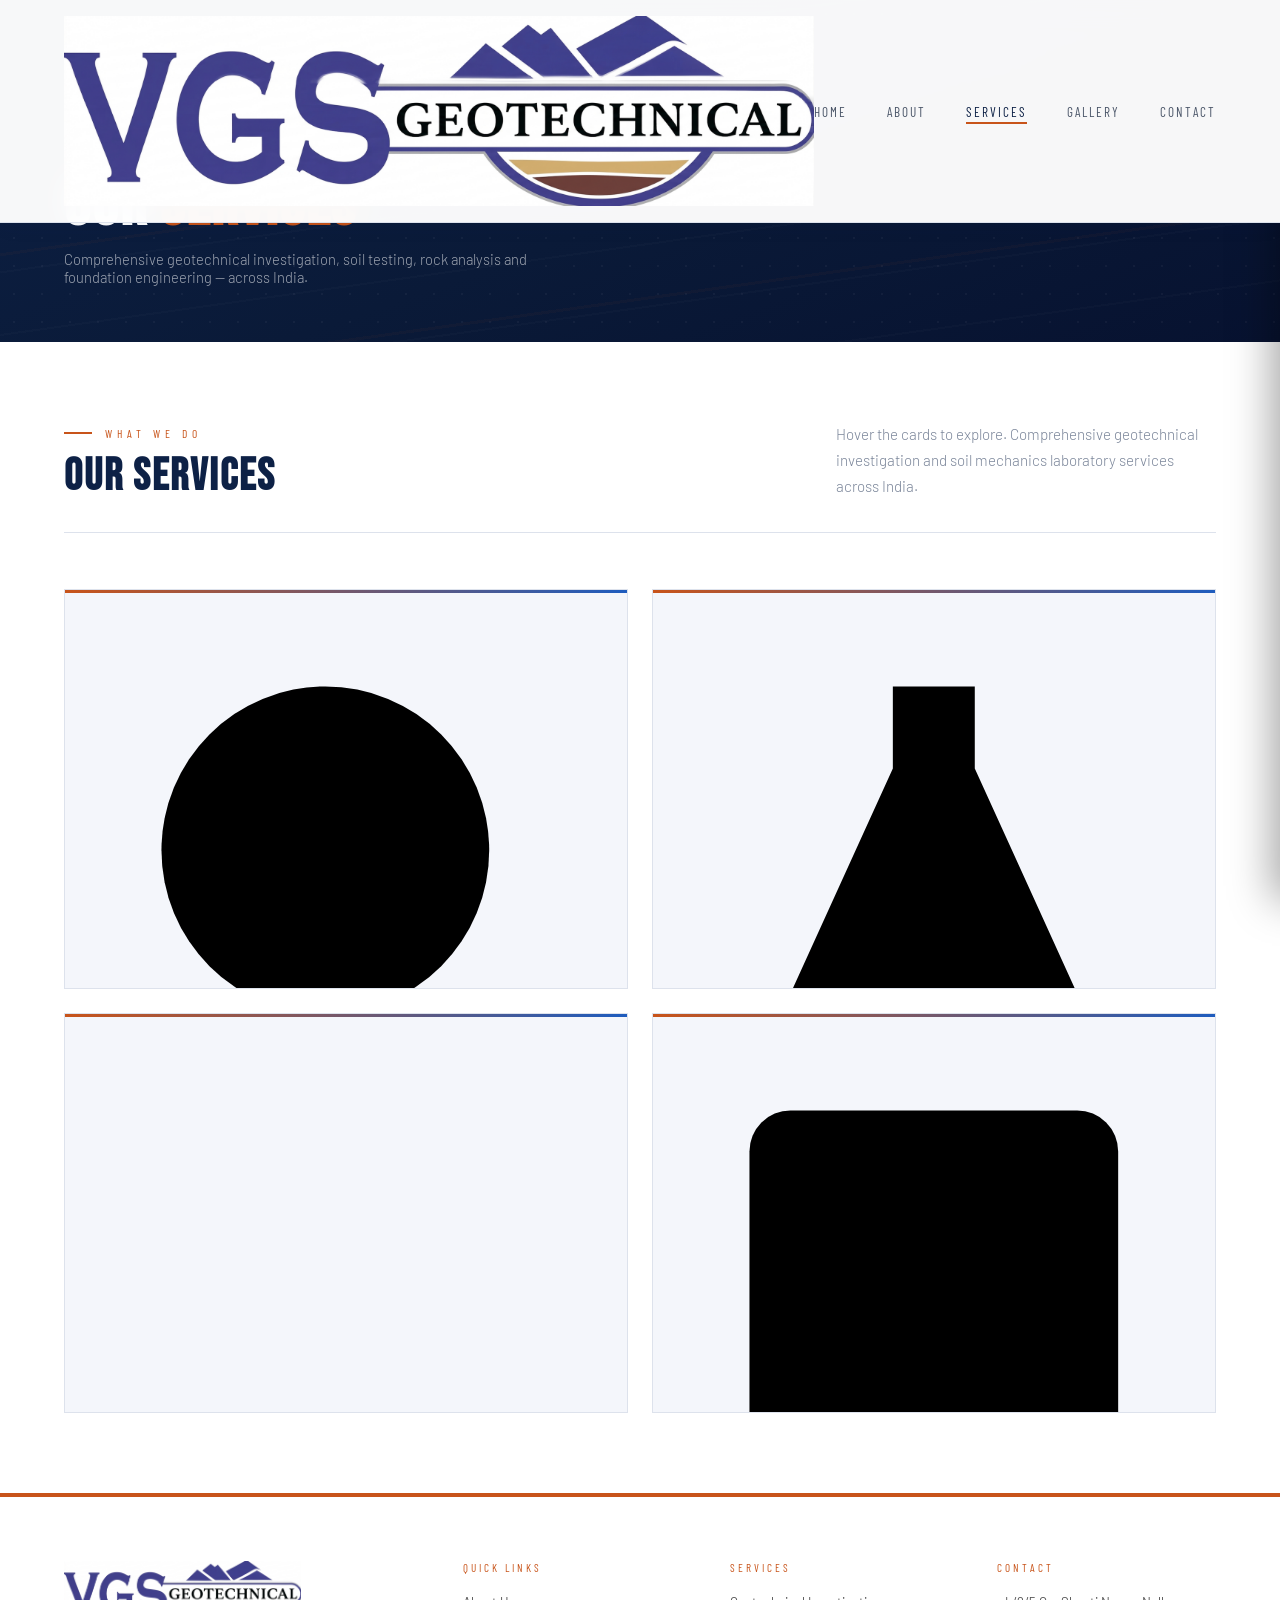
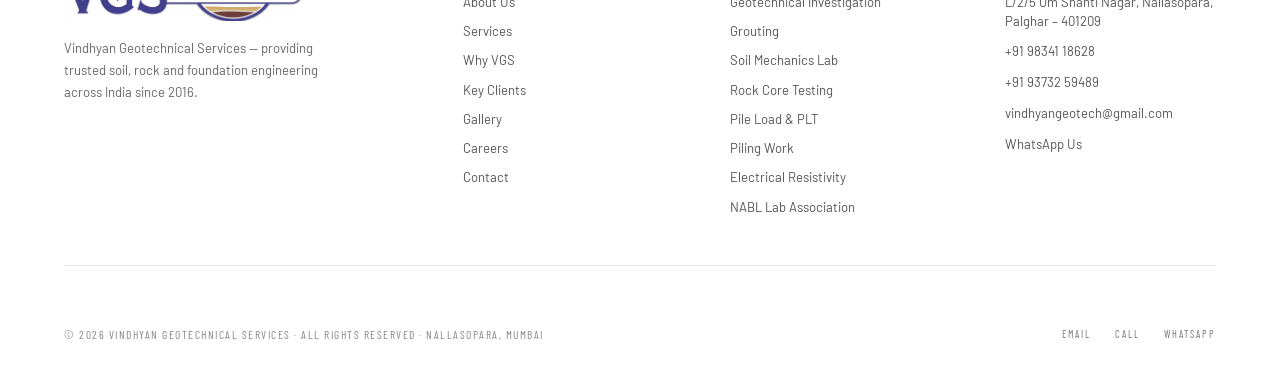
<file: services.html>
<!DOCTYPE html>
<html lang="en">
<head>
  <!-- Google tag (gtag.js) -->
<script async src="https://www.googletagmanager.com/gtag/js?id=G-85HLBFNLWZ"></script>
<script>
  window.dataLayer = window.dataLayer || [];
  function gtag(){dataLayer.push(arguments);}
  gtag('js', new Date());

  gtag('config', 'G-85HLBFNLWZ');
</script>
<meta charset="UTF-8">
<meta name="viewport" content="width=device-width, initial-scale=1.0">
<title>Our Services – Vindhyan Geotechnical Services</title>
<link href="https://fonts.googleapis.com/css2?family=Bebas+Neue&family=Barlow:wght@300;400;500;600&family=Barlow+Condensed:wght@400;600;700&display=swap" rel="stylesheet">

<link rel="stylesheet" href="style.css">
</head>

<body>
<!-- MOBILE OVERLAY & DRAWER -->
<div class="mobile-overlay" id="mobileOverlay" onclick="closeMobile()"></div>
<div class="mobile-menu" id="mobileMenu">
  <div class="mobile-menu-header">
    <div class="mobile-menu-logo"><span>VGS</span> GEO</div>
    <button class="mobile-menu-close" onclick="closeMobile()">✕</button>
  </div>
  <a href="index.html" onclick="closeMobile()"><span class="m-ico"><svg class="svg-icon" viewBox="0 0 24 24"><path d="m3 9 9-7 9 7v11a2 2 0 0 1-2 2H5a2 2 0 0 1-2-2z"/><polyline points="9 22 9 12 15 12 15 22"/></svg></span> Home</a><a href="about.html" onclick="closeMobile()"><span class="m-ico"><svg class="svg-icon" viewBox="0 0 24 24"><circle cx="12" cy="12" r="10"/><line x1="12" y1="16" x2="12" y2="12"/><line x1="12" y1="8" x2="12.01" y2="8"/></svg></span> About</a><a href="services.html" onclick="closeMobile()"><span class="m-ico"><svg class="svg-icon" viewBox="0 0 24 24"><rect x="2" y="7" width="20" height="14" rx="2" ry="2"/><path d="M16 21V5a2 2 0 0 0-2-2h-4a2 2 0 0 0-2 2v16"/></svg></span> Services</a><a href="gallery.html" onclick="closeMobile()"><span class="m-ico"><svg class="svg-icon" viewBox="0 0 24 24"><rect x="3" y="3" width="18" height="18" rx="2" ry="2"/><circle cx="8.5" cy="8.5" r="1.5"/><polyline points="21 15 16 10 5 21"/></svg></span> Gallery</a><a href="contact.html" onclick="closeMobile()"><span class="m-ico"><svg class="svg-icon" viewBox="0 0 24 24"><path d="M4 4h16c1.1 0 2 .9 2 2v12c0 1.1-.9 2-2 2H4c-1.1 0-2-.9-2-2V6c0-1.1.9-2 2-2z"/><polyline points="22,6 12,13 2,6"/></svg></span> Contact</a>
  <div class="mobile-menu-sub">vindhyangeotech@gmail.com<br>+91 98341 18628</div>
</div>

<!-- NAV -->
<nav id="navbar">
  <a href="index.html" class="nav-logo" aria-label="VGS Geotechnical Home">
    <img src="vgs_logo.png" alt="VGS Geotechnical Services Logo" class="logo-img">
  </a>
  <ul><li><a href="index.html">Home</a></li><li><a href="about.html">About</a></li><li><a href="services.html" class="active">Services</a></li><li><a href="gallery.html">Gallery</a></li><li><a href="contact.html">Contact</a></li></ul>
  <div class="hamburger" id="hamburger" onclick="toggleMobile()">
    <span></span><span></span><span></span>
  </div>
</nav>
<section class="page-hero" style="padding-top:6rem;">
  <div class="page-hero-bg-dots"></div>
  <div class="page-hero-strata"></div>
  <div class="page-hero-content">
    <div class="page-hero-tag">What We Do</div>
    <h1>Our <em>Services</em></h1>
    <p class="page-hero-sub">Comprehensive geotechnical investigation, soil testing, rock analysis and foundation engineering — across India.</p>
  </div>
</section><!-- SERVICES — 3D FLIP CARDS -->
<section id="services">
  <div class="services-header reveal">
    <div>
      <div class="section-tag">What We Do</div>
      <h2 class="section-title">Our Services</h2>
    </div>
    <p class="services-intro">Hover the cards to explore. Comprehensive geotechnical investigation and soil mechanics laboratory services across India.</p>
  </div>
  <div class="services-grid">

    <div class="service-card-wrap reveal d1">
      <div class="service-card-inner">
        <div class="service-front">
          <span class="service-icon"><svg class="svg-icon" viewBox="0 0 24 24"><circle cx="11" cy="11" r="8"/><line x1="21" y1="21" x2="16.65" y2="16.65"/></svg></span>
          <h3>Geotechnical Investigation</h3>
          <ul>
            <li>Residential, Commercial & Industrial Buildings</li>
            <li>Railways, Highways & Sewerage Projects</li>
            <li>Electrical Resistivity Test</li>
            <li>In-situ Permeability Test</li>
            <li>Sub Suraface Sounding And Other Methods </li>
               <li>Standard Penetration Test [SPT]</li>
               <li>Static Cone Penetration Test [SCPT]</li>
               <li>Dynamic Cone Penetration Test [DCPT]</li>
            <li>Plate Load Test (PLT)</li>
            <li>Pump Out Test</li>
            <li>Percolation Test (in trial pit)</li>
            <li>Field Vane Shear Test</li>
          </ul>
          <span class="flip-hint">Hover to learn more</span>
        </div>
        <div class="service-back">
          <h3>Geotechnical Investigation</h3>
          <p>We perform field investigations for all types of structures — from individual homes to large-scale expressways and metro infrastructure. Our team works across India with precision and speed. We perform all types of geotechnical testing across diverse environments, including land, marine, mountain terrains, forest, river, and marshy sites. Our investigations include detailed soil profiling, groundwater level assessment, and seismic hazard evaluation. We use advanced geophysical methods and provide comprehensive reports with maps, cross-sections, and engineering recommendations.</p>
          <a href="contact.html">Get a Quote →</a>
        </div>
      </div>
    </div>

    <div class="service-card-wrap reveal d2">
      <div class="service-card-inner">
        <div class="service-front">
          <span class="service-icon"><svg class="svg-icon" viewBox="0 0 24 24"><path d="M9 3h6M10 3v4L5 18a2 2 0 0 0 2 2h10a2 2 0 0 0 2-2L14 7V3M8.5 12h7"/></svg></span>
          <h3>Soil Mechanics Laboratory</h3>
          <ul>
            <li>IS Classification & Atterberg Limits</li>
            <li>Grain Size Distribution</li>
            <li>Specific Gravity & Free Swell Index</li>
            <li>Triaxial & Direct Shear Tests</li>
            <li>Consolidation Test</li>
            <li>Compaction Characteristics</li>
            <li>Permeability Tests</li>
            <li>Chemical Analysis (pH, Sulphate, Chloride)</li>
          </ul>
          <span class="flip-hint">Hover to learn more</span>
        </div>
        <div class="service-back">
          <h3>Soil Mechanics Lab</h3>
          <p>We are associated with NABL-accredited laboratories and educational institutes to perform comprehensive soil testing. Every test follows IS standards, ensuring accuracy and repeatability. We offer complete testing services for physical, mechanical, and chemical properties of soil. Our lab services include advanced testing for soil behavior under various conditions, including cyclic loading and environmental effects. We provide detailed analysis for foundation design, slope stability, and earthwork projects.</p>
          <a href="contact.html">Get a Quote →</a>
        </div>
      </div>
    </div>

    <div class="service-card-wrap reveal d3">
      <div class="service-card-inner">
        <div class="service-front">
          <span class="service-icon"><svg class="svg-icon" viewBox="0 0 24 24"><path d="M14.5 2 22 9.5M12 4.5l7.5 7.5M16 8l-6 6M8 10l-6 6M2 22l6-6"/></svg></span>
          <h3>Rock Testing</h3>
          <ul>
            <li>Unconfined Compression Test</li>
            <li>Brazilian Tensile Strength</li>
            <li>Point Load Index</li>
            <li>Water Absorption</li>
            <li>Density & Porosity</li>
            <li>Specific Gravity</li>
            <li>Rock Cutting, Polishing & Grinding</li>
            <li>NABL Accredited Labs</li>
          </ul>
          <span class="flip-hint">Hover to learn more</span>
        </div>
        <div class="service-back">
          <h3>Rock Sample Testing</h3>
          <p>Full suite of rock core analysis and testing for tunnels, dams, deep foundations, and mining projects. Our lab facility handles cutting, polishing, grinding, and all standard rock mechanics tests. We specialize in rock mechanics for underground structures, providing data on strength, deformability, and failure modes under different stress conditions.</p>
          <a href="contact.html">Get a Quote →</a>
        </div>
      </div>
    </div>

    <div class="service-card-wrap reveal d4">
      <div class="service-card-inner">
        <div class="service-front">
          <span class="service-icon"><svg class="svg-icon" viewBox="0 0 24 24"><rect x="3" y="3" width="18" height="18" rx="2"/><line x1="9" y1="3" x2="9" y2="21"/><line x1="15" y1="3" x2="15" y2="21"/><line x1="3" y1="9" x2="21" y2="9"/><line x1="3" y1="15" x2="21" y2="15"/></svg></span>
          <h3>Foundation Engineering & Piling</h3>
          <ul>
            <li>Pile Load Test (Static & Dynamic)</li>
            <li>Pile Integrity Test (PIT)</li>
            <li>Foundation Design Recommendations</li>
            <li>Shallow & Deep Foundation Analysis</li>
            <li>Soil Bearing Capacity Analysis</li>
            <li>Settlement Analysis & Prediction</li>
            <li>Lateral Earth Pressure Studies</li>
            <li>Piling on Soil Reports</li>
            <li>Pile Load Test</li>
          </ul>
          <span class="flip-hint">Hover to learn more</span>
        </div>
        <div class="service-back">
          <h3>Foundation & Piling</h3>
          <p>From pile integrity testing to comprehensive foundation design — we ensure your structure stands on solid ground. Our piling-on-soil reports are trusted by leading contractors across India. We offer complete foundation testing (static/dynamic load testing, PIT), geotechnical design, construction supervision, and performance monitoring for both shallow and deep foundations.</p>
          <a href="contact.html">Get a Quote →</a>
        </div>
      </div>
    </div>

    
  </div>
</section><!-- FOOTER -->
<footer>
  <div class="footer-grid">
    <div>
      <div class="footer-logo">
        <img src="vgs_logo.png" alt="VGS Geotechnical Services Logo" class="logo-img">
      </div>
      <p class="footer-tagline">Vindhyan Geotechnical Services — providing trusted soil, rock and foundation engineering across India since 2016.</p>
    </div>
    <div class="footer-col">
      <h4>Quick Links</h4>
      <ul>
        <li><a href="about.html">About Us</a></li>
        <li><a href="services.html">Services</a></li>
        <li><a href="index.html#why">Why VGS</a></li>
        <li><a href="about.html#clients">Key Clients</a></li>
        <li><a href="gallery.html">Gallery</a></li>
        <li><a href="contact.html#careers">Careers</a></li>
        <li><a href="contact.html">Contact</a></li>
      </ul>
    </div>
    <div class="footer-col">
      <h4>Services</h4>
      <ul>
        <li>Geotechnical Investigation</li>
        <li>Grouting</li>
        <li>Soil Mechanics Lab</li>
        <li>Rock Core Testing</li>
        <li>Pile Load & PLT</li>
        <li>Piling Work</li>
        <li>Electrical Resistivity</li>
        <li>NABL Lab Association</li>
      </ul>
    </div>
    <div class="footer-col">
      <h4>Contact</h4>
      <ul>
        <li><span class="f-ico"><svg class="svg-icon" viewBox="0 0 24 24"><path d="M21 10c0 7-9 13-9 13s-9-6-9-13a9 9 0 0 1 18 0z"/><circle cx="12" cy="10" r="3"/></svg></span>L/2/5 Om Shanti Nagar, Nallasopara, Palghar – 401209</li>
        <li><a href="tel:+919834118628"><span class="f-ico"><svg class="svg-icon" viewBox="0 0 24 24"><path d="M22 16.92v3a2 2 0 0 1-2.18 2 19.79 19.79 0 0 1-8.63-3.07 19.5 19.5 0 0 1-6-6 19.79 19.79 0 0 1-3.07-8.67A2 2 0 0 1 4.11 2h3a2 2 0 0 1 2 1.72 12.84 12.84 0 0 0 .7 2.81 2 2 0 0 1-.45 2.11L8.09 9.91a16 16 0 0 0 6 6l1.27-1.27a2 2 0 0 1 2.11-.45 12.84 12.84 0 0 0 2.81.7A2 2 0 0 1 22 16.92z"/></svg></span>+91 98341 18628</a></li>
        <li><a href="tel:+919373259489"><span class="f-ico"><svg class="svg-icon" viewBox="0 0 24 24"><path d="M22 16.92v3a2 2 0 0 1-2.18 2 19.79 19.79 0 0 1-8.63-3.07 19.5 19.5 0 0 1-6-6 19.79 19.79 0 0 1-3.07-8.67A2 2 0 0 1 4.11 2h3a2 2 0 0 1 2 1.72 12.84 12.84 0 0 0 .7 2.81 2 2 0 0 1-.45 2.11L8.09 9.91a16 16 0 0 0 6 6l1.27-1.27a2 2 0 0 1 2.11-.45 12.84 12.84 0 0 0 2.81.7A2 2 0 0 1 22 16.92z"/></svg></span>+91 93732 59489</a></li>
        <li><a href="mailto:vindhyangeotech@gmail.com"><span class="f-ico"><svg class="svg-icon" viewBox="0 0 24 24"><path d="M4 4h16c1.1 0 2 .9 2 2v12c0 1.1-.9 2-2 2H4c-1.1 0-2-.9-2-2V6c0-1.1.9-2 2-2z"/><polyline points="22,6 12,13 2,6"/></svg></span>vindhyangeotech@gmail.com</a></li>
        <li><a href="https://wa.me/919834118628" target="_blank"><span class="f-ico"><svg class="svg-icon" viewBox="0 0 24 24"><path d="M21 15a2 2 0 0 1-2 2H7l-4 4V5a2 2 0 0 1 2-2h14a2 2 0 0 1 2 2z"/></svg></span>WhatsApp Us</a></li>
      </ul>
    </div>
  </div>
  <div class="footer-bottom">
    <p>© 2026 Vindhyan Geotechnical Services · All Rights Reserved · Nallasopara, Mumbai</p>
    <div class="footer-bottom-links">
      <a href="mailto:vindhyangeotech@gmail.com">Email</a>
      <a href="tel:+919834118628">Call</a>
      <a href="https://wa.me/919834118628" target="_blank">WhatsApp</a>
    </div>
  </div>
</footer><script src="main.js"></script>
</body>
</html>
</file>
<file: style.css>
:root {
  --bg: #ffffff;
  --bg-soft: #f4f6fb;
  --navy: #0d2146;
  --navy-mid: #1a3a6b;
  --blue: #1e5cbe;
  --accent: #c8541a;
  --gold: #d4900a;
  --text: #1a1f2e;
  --text-mid: #4a5568;
  --text-light: #7a8599;
  --border: #dde2ec;
  --wa: #25d366;
}
* { margin:0; padding:0; box-sizing:border-box; }
html { scroll-behavior: smooth; }
body { font-family:'Barlow',sans-serif; background:var(--bg); color:var(--text); overflow-x:hidden; }

/* ── SCROLL REVEAL ── */
.reveal { opacity:0; transform:translateY(30px); transition:opacity 0.75s cubic-bezier(0.16, 1, 0.3, 1), transform 0.75s cubic-bezier(0.16, 1, 0.3, 1); }
.reveal-left { opacity:0; transform:translateX(-30px); transition:opacity 0.75s cubic-bezier(0.16, 1, 0.3, 1), transform 0.75s cubic-bezier(0.16, 1, 0.3, 1); }
.reveal-right { opacity:0; transform:translateX(30px); transition:opacity 0.75s cubic-bezier(0.16, 1, 0.3, 1), transform 0.75s cubic-bezier(0.16, 1, 0.3, 1); }
.reveal.vis,.reveal-left.vis,.reveal-right.vis { opacity:1; transform:translate(0); }
.d1{transition-delay:.08s} .d2{transition-delay:.16s} .d3{transition-delay:.24s}
.d4{transition-delay:.32s} .d5{transition-delay:.4s}

/* ── MOBILE MENU ── */
.mobile-overlay {
  display:none; position:fixed; inset:0;
  background:rgba(0,0,0,.45); z-index:998;
  opacity:0; transition:opacity .3s; pointer-events:none;
}
.mobile-overlay.open { display:block; opacity:1; pointer-events:all; }

.mobile-menu {
  position:fixed; top:0; right:0; width:290px; height:100dvh;
  background:var(--navy); z-index:999;
  display:flex; flex-direction:column;
  padding:1.2rem 0 2rem;
  overflow-y:auto;
  transform: translateX(100%);
  transition:transform .5s cubic-bezier(0.22, 1, 0.36, 1);
  pointer-events:none;
  box-shadow:-8px 0 40px rgba(0,0,0,.35);
  will-change: transform;
}
.mobile-menu.open { transform: translateX(0); pointer-events:all; }

.mobile-menu-header {
  display:flex; align-items:center; justify-content:space-between;
  padding:.4rem 1.4rem 1.2rem; border-bottom:1px solid rgba(255,255,255,.07); margin-bottom:.5rem;
}
.mobile-menu-logo {
  font-family:'Bebas Neue',sans-serif; font-size:1.3rem; letter-spacing:3px; color:white;
}
.mobile-menu-logo span { color:var(--accent); }
.mobile-menu-close {
  background:none; border:none; color:rgba(255,255,255,.5); font-size:1.4rem;
  cursor:pointer; line-height:1; padding:4px 8px; transition:color .2s;
}
.mobile-menu-close:hover { color:white; }

.mobile-menu a {
  font-family:'Barlow Condensed',sans-serif; font-size:1rem;
  letter-spacing:3px; text-transform:uppercase;
  color:rgba(255,255,255,.75); text-decoration:none;
  padding:.95rem 1.6rem; border-bottom:1px solid rgba(255,255,255,.04);
  display:flex; align-items:center; gap:.8rem;
  transition:color .2s, background .2s, padding-left .2s;
}
.mobile-menu a:hover { color:white; background:rgba(255,255,255,.06); padding-left:2rem; }
.mobile-menu a .m-ico { color:var(--accent); font-size:.9rem; width:18px; }

.mobile-menu-sub {
  font-family:'Barlow Condensed',sans-serif; font-size:.7rem;
  letter-spacing:2px; text-transform:uppercase;
  color:#555; padding:1.5rem 1.6rem .5rem; margin-top:auto;
  line-height:1.8;
}

/* ── NAV ── */
nav {
  position:fixed; top:0; left:0; right:0; z-index:1000;
  display:flex; justify-content:space-between; align-items:center;
  padding:1rem 4rem;
  background:rgba(255,255,255,.97); backdrop-filter:blur(14px);
  border-bottom:1px solid var(--border);
  box-shadow:0 2px 20px rgba(13,33,70,.07);
  transition:padding .3s,box-shadow .3s;
}
nav.scrolled { padding:.65rem 4rem; box-shadow:0 4px 30px rgba(13,33,70,.13); }
.nav-logo { display:flex; align-items:center; gap:.7rem; text-decoration:none; cursor:pointer; }
.nav-logo-icon {
  width:42px; height:42px; background:var(--navy); border-radius:4px;
  display:flex; align-items:center; justify-content:center; flex-shrink:0;
}
.nav-logo-icon svg { width:26px; height:26px; }
.nav-logo-text {
  font-family:'Bebas Neue',sans-serif; font-size:1.6rem;
  letter-spacing:3px; color:var(--navy); line-height:1;
}
.nav-logo-text span { color:var(--accent); }
nav ul { display:flex; list-style:none; gap:2.5rem; }
nav ul a {
  text-decoration:none; color:var(--text-mid);
  font-family:'Barlow Condensed',sans-serif; font-size:.83rem;
  letter-spacing:2px; text-transform:uppercase; transition:color .3s;
  position:relative;
}
nav ul a::after {
  content:''; position:absolute; bottom:-4px; left:0;
  width:0; height:2px; background:var(--accent); transition:width .3s;
}
nav ul a:hover { color:var(--navy); }
nav ul a:hover::after { width:100%; }
.hamburger { display:none; flex-direction:column; gap:5px; cursor:pointer; padding:4px; z-index:1001; }
.hamburger span { width:26px; height:2px; background:var(--navy); transition:transform .3s,opacity .3s; display:block; }
.hamburger.open span:nth-child(1) { transform:translateY(7px) rotate(45deg); }
.hamburger.open span:nth-child(2) { opacity:0; }
.hamburger.open span:nth-child(3) { transform:translateY(-7px) rotate(-45deg); }

/* ── HERO ── */
.hero {
  min-height:100vh; position:relative; display:flex; align-items:center; overflow:hidden;
  background:linear-gradient(160deg, #0d2146 0%, #0a1a38 50%, #071230 100%);
}

.hero-bg-dots {
  position:absolute; inset:0; z-index:0;
  background-image:radial-gradient(rgba(255,255,255,.045) 1px, transparent 1px);
  background-size:28px 28px;
  animation:dotDrift 12s linear infinite;
}
@keyframes dotDrift {
  0%   { background-position: 0 0; }
  100% { background-position: 28px 28px; }
}

.hero-bg-strata {
  position:absolute; inset:0; z-index:0;
  background:
    repeating-linear-gradient(-8deg,
      transparent 0px, transparent 60px,
      rgba(255,255,255,.018) 60px, rgba(255,255,255,.018) 62px),
    repeating-linear-gradient(-8deg,
      transparent 0px, transparent 130px,
      rgba(200,84,26,.05) 130px, rgba(200,84,26,.05) 133px);
  animation:strataShift 20s linear infinite;
}
@keyframes strataShift {
  0%   { background-position: 0 0, 0 0; }
  100% { background-position: 0 200px, 0 200px; }
}

#hero-canvas { position:absolute; inset:0; width:100%; height:100%; }

.hero-overlay {
  position:absolute; inset:0; z-index:1;
  background:linear-gradient(90deg, rgba(13,33,70,.92) 0%, rgba(13,33,70,.65) 55%, rgba(13,33,70,.2) 100%);
}

/* ── CRANE SVG CONTAINER ── */
.hero-cranes {
  position:absolute; right:0; bottom:0; top:0;
  width:55%; z-index:2; pointer-events:none;
  display:flex; align-items:flex-end; justify-content:flex-end;
}
.crane-wrap { position:absolute; bottom:-140px; }
.crane-wrap.tower { right:25%; bottom:140px; }
.crane-wrap.drill  { right: 20%; bottom:120px; }

@keyframes armSwing {
  0%,100% { transform-origin: 8px 0; transform: rotate(-6deg); }
  50%      { transform-origin: 8px 0; transform: rotate(6deg); }
}
.crane-arm-group { animation: armSwing 4s ease-in-out infinite; will-change: transform; }

@keyframes cableSway {
  0%,100% { transform: rotate(-2deg); }
  50%      { transform: rotate(2deg); }
}
.crane-cable { animation: cableSway 4s ease-in-out infinite; transform-origin: top center; will-change: transform; }

@keyframes hookBob {
  0%,100% { transform: translateY(0); }
  50%      { transform: translateY(-10px); }
}
.crane-hook { animation: hookBob 2s ease-in-out infinite; will-change: transform; }

@keyframes drillBit {
  0%,100% { transform: translateY(0); }
  40%     { transform: translateY(-14px); }
  60%     { transform: translateY(-10px); }
}
.drill-bit { animation: drillBit 1.8s ease-in-out infinite; will-change: transform; }

@keyframes drillGlow {
  0%,100% { opacity:.5; }
  50%      { opacity:1; }
}
.drill-light { animation: drillGlow 1.8s ease-in-out infinite; }

.crane-wrap { opacity:0; animation-fill-mode:forwards; }
.crane-wrap.tower { animation: craneIn 1s 1s ease forwards, armSwing 4s 2s ease-in-out infinite; }
.crane-wrap.drill  { animation: craneIn 1s 1.4s ease forwards; }
@keyframes craneIn {
  from { opacity:0; transform:translateY(30px); }
  to   { opacity:1; transform:translateY(0); }
}

.crane-ground {
  position:absolute; bottom:58px; right:0; left:0; height:2px;
  background:linear-gradient(90deg, transparent, rgba(200,84,26,.3) 30%, rgba(255,255,255,.1) 70%, transparent);
  z-index:2;
}

.hero-content { position:relative; z-index:3; padding:0 4rem; max-width:680px; }
.hero-tag {
  font-family:'Barlow Condensed',sans-serif; font-size:.75rem;
  letter-spacing:5px; text-transform:uppercase; color:var(--accent);
  margin-bottom:1.5rem; display:flex; align-items:center; gap:1rem;
  opacity:0; animation:fadeUp .8s .2s ease forwards;
}
.hero-tag::before { content:''; width:36px; height:2px; background:var(--accent); }
.hero h1 {
  font-family:'Bebas Neue',sans-serif;
  font-size:clamp(3rem,6.5vw,6rem); line-height:.93;
  letter-spacing:2px; color:white; margin-bottom:.8rem;
  opacity:0; animation:fadeUp .8s .35s ease forwards;
}
.hero h1 em { font-style:normal; color:var(--accent); display:block; }
.hero-sub {
  font-size:1rem; font-weight:300; color:rgba(255,255,255,.75);
  line-height:1.85; margin-bottom:2.5rem; max-width:480px;
  opacity:0; animation:fadeUp .8s .5s ease forwards;
}
.hero-actions {
  display:flex; gap:1.2rem; align-items:center;
  opacity:0; animation:fadeUp .8s .65s ease forwards;
}
.btn-primary {
  background:var(--accent); color:white;
  padding:.95rem 2.2rem;
  font-family:'Barlow Condensed',sans-serif; font-size:.83rem;
  letter-spacing:2.5px; text-transform:uppercase;
  text-decoration:none; border:none; cursor:pointer;
  clip-path:polygon(0 0,calc(100% - 10px) 0,100% 10px,100% 100%,10px 100%,0 calc(100% - 10px));
  transition:background .3s,transform .2s; display:inline-block;
}
.btn-primary:hover { background:white; color:var(--navy); transform:translateY(-2px); }
.btn-ghost {
  color:white; font-family:'Barlow Condensed',sans-serif; font-size:.83rem;
  letter-spacing:2.5px; text-transform:uppercase; text-decoration:none;
  border:1px solid rgba(255,255,255,.3); padding:.9rem 1.8rem;
  transition: background-color .3s ease, border-color .3s ease, color .3s ease;
}
.btn-ghost:hover { background:rgba(255,255,255,.1); border-color:white; }

/* Stats bar */
html, body {
  overflow-x: hidden;
  width: 100%;
  position: relative;
}

.hero-stats {
  position: relative;
  display: flex;
  z-index: 2;
  background: white;
  border-top: 1px solid var(--border);
  opacity: 1;
  animation: fadeUp .8s .85s ease forwards;
  box-shadow: 0 2px 20px rgba(13,33,70,.07);
  width: 100%;          
  margin-top: 1rem;     
  margin-left: 0;       
  margin-right: 0;      
  border-radius: 0;     
  justify-content: space-evenly; 
}
.stat {
  flex:1 1 0; padding:1.2rem 1.5rem; border-right:1px solid var(--border);
  display:flex; align-items:center; gap:.7rem; transition:background .3s; cursor:default;
  background:white;
}
.stat:last-child { border-right:none; }
.stat:hover { background:var(--bg-soft); }
.stat-icon { font-size:1.2rem; opacity:.55; flex-shrink:0; }
.stat-num { font-family:'Bebas Neue',sans-serif; font-size:2rem; color:var(--navy); line-height:1; }
.stat-label { font-size:.6rem; letter-spacing:1.5px; text-transform:uppercase; color:var(--text-mid); margin-top:2px; }

@keyframes fadeUp { from{opacity:0;transform:translateY(24px)} to{opacity:1;transform:translateY(0)} }

/* ── SECTION COMMONS ── */
.section-tag {
  font-family:'Barlow Condensed',sans-serif; font-size:.72rem;
  letter-spacing:5px; text-transform:uppercase; color:var(--accent);
  margin-bottom:.8rem; display:flex; align-items:center; gap:.8rem;
}
.section-tag::before { content:''; width:28px; height:2px; background:var(--accent); }
.section-title {
  font-family:'Bebas Neue',sans-serif; font-size:clamp(2rem,3.5vw,3rem);
  letter-spacing:2px; line-height:1.05; color:var(--navy);
}

/* ── ABOUT ── */
#about {
  background:var(--bg-soft); padding:5rem 4rem;
  display:grid; grid-template-columns:1fr 1fr; gap:4rem; align-items:center;
}
.about-text .section-title { margin-bottom:1.5rem; }
.about-text p {
  font-size:.97rem; font-weight:300; color:var(--text-mid);
  line-height:1.9; margin-bottom:1.1rem;
}
.about-cards { display:flex; flex-direction:column; gap:1.2rem; }

/* 3D TILT CARD */
.tilt-card {
  background:white; border:1px solid var(--border); padding:1.8rem;
  border-left:4px solid var(--blue);
  box-shadow:0 2px 12px rgba(13,33,70,.05);
  transform-style:preserve-3d;
  transition:box-shadow .3s;
  will-change:transform;
}
.tilt-card:hover { box-shadow:0 20px 60px rgba(13,33,70,.15); }
.tilt-card h3 {
  font-family:'Barlow Condensed',sans-serif; font-size:.83rem;
  letter-spacing:2.5px; text-transform:uppercase; color:var(--navy); margin-bottom:.5rem;
}
.tilt-card p { font-size:.87rem; color:var(--text-mid); line-height:1.75; font-weight:300; }

/* ── ISO BANNER ── */
#iso-banner {
  background:var(--navy); padding:3rem 4rem;
  display:flex; align-items:center; justify-content:space-between; gap:2rem;
  flex-wrap:wrap;
}
.iso-left { display:flex; align-items:center; gap:2rem; flex:1; min-width:260px; }
.iso-badge {
  width:130px; height:130px; border-radius:50%;
  background:linear-gradient(135deg,var(--accent),var(--gold));
  display:flex; align-items:center; justify-content:center;
  flex-shrink:0; font-family:'Bebas Neue',sans-serif;
  font-size:1.05rem; letter-spacing:2px; color:white; text-align:center;
  line-height:1.4; padding:14px;
  box-shadow:0 0 0 6px rgba(200,84,26,.3), 0 0 30px rgba(200,84,26,.2);
  animation:pulse 2.5s ease infinite;
}
@keyframes pulse {
  0%,100% { box-shadow:0 0 0 4px rgba(200,84,26,.3); }
  50% { box-shadow:0 0 0 10px rgba(200,84,26,.1); }
}
.iso-text h3 {
  font-family:'Bebas Neue',sans-serif; font-size:1.6rem;
  letter-spacing:2px; color:white; margin-bottom:.3rem;
}
.iso-text p { font-size:.85rem; color:rgba(255,255,255,.5); font-weight:300; }
.iso-right { display:flex; gap:2rem; flex-wrap:wrap; }
.iso-stat { text-align:center; min-width:70px; }
.iso-stat-num {
  font-family:'Bebas Neue',sans-serif; font-size:2.4rem;
  color:var(--accent); line-height:1;
}
.iso-stat-label { font-size:.65rem; letter-spacing:2px; text-transform:uppercase; color:rgba(255,255,255,.4); }

/* ── SERVICES ── */
#services { background:var(--bg); padding:5rem 4rem; }
.services-header {
  display:flex; justify-content:space-between; align-items:flex-end;
  margin-bottom:3.5rem; border-bottom:1px solid var(--border); padding-bottom:2rem;
}
.services-intro { font-size:.95rem; color:var(--text-light); max-width:380px; font-weight:300; line-height:1.7; }
.services-grid { display:grid; grid-template-columns:repeat(2,1fr); gap:1.5rem; }

/* 3D FLIP SERVICE CARD */
.service-card-wrap {
  height:380px; perspective:1200px;
}
.service-card-inner {
  position:relative; width:100%; height:100%;
  transform-style:preserve-3d; transition:transform .6s cubic-bezier(.4,0,.2,1);
}
.service-card-wrap:hover .service-card-inner { transform:rotateY(180deg); }
.service-front, .service-back {
  position:absolute; inset:0;
  backface-visibility:hidden; -webkit-backface-visibility:hidden;
  overflow:hidden;
}
.service-front {
  background:var(--bg-soft); border:1px solid var(--border);
  padding:2.2rem; display:flex; flex-direction:column;
}
.service-front::before {
  content:''; position:absolute; top:0; left:0; right:0; height:3px;
  background:linear-gradient(90deg,var(--accent),var(--blue));
}
.service-icon { font-size:2.2rem; margin-bottom:1.2rem; display:block; }
.service-front h3 {
  font-family:'Barlow Condensed',sans-serif; font-size:1rem;
  letter-spacing:1.5px; text-transform:uppercase; color:var(--navy);
  margin-bottom:1rem; padding-bottom:.8rem; border-bottom:1px solid var(--border);
}
.service-front ul { list-style:none; display:flex; flex-direction:column; gap:.45rem; }
.service-front ul li {
  font-size:.84rem; color:var(--text-mid); font-weight:300;
  padding-left:1.1rem; position:relative; line-height:1.5;
}
.service-front ul li::before {
  content:'▸'; position:absolute; left:0; color:var(--accent); font-size:.6rem; top:3px;
}
.service-front .flip-hint {
  margin-top:auto; padding-top:1rem;
  font-family:'Barlow Condensed',sans-serif; font-size:.65rem;
  letter-spacing:2px; text-transform:uppercase; color:var(--text-light);
  display:flex; align-items:center; gap:.5rem;
}
.service-front .flip-hint::after { content:'↻'; font-size:.9rem; }

.service-back {
  background:linear-gradient(135deg,var(--navy) 0%,var(--navy-mid) 100%);
  transform:rotateY(180deg);
  padding:2.2rem; display:flex; flex-direction:column; justify-content:center; align-items:flex-start;
}
.service-back h3 {
  font-family:'Bebas Neue',sans-serif; font-size:1.6rem;
  letter-spacing:2px; color:white; margin-bottom:1rem;
}
.service-back p { font-size:.87rem; color:rgba(255,255,255,.7); font-weight:300; line-height:1.8; margin-bottom:1.5rem; }
.service-back a {
  display:inline-block; background:var(--accent); color:white;
  padding:.7rem 1.5rem; font-family:'Barlow Condensed',sans-serif;
  font-size:.75rem; letter-spacing:2px; text-transform:uppercase;
  text-decoration:none; transition:background .3s;
  clip-path:polygon(0 0,calc(100% - 8px) 0,100% 8px,100% 100%,8px 100%,0 calc(100% - 8px));
}
.service-back a:hover { background:white; color:var(--navy); }

/* ── WHY CHOOSE US ── */
#why {
  background: white; padding:7rem 2rem;
  position:relative; overflow:hidden;
}
#why::before {
  content:''; position:absolute; inset:0;
  background-image:radial-gradient(rgba(255,255,255,.04) 1px,transparent 1px);
  background-size:30px 30px;
}
#why .section-tag { color:var(--accent); }
#why .section-tag::before { background:var(--accent); }
#why .section-title { color:var(--navy); margin-bottom:1rem; }
.why-grid {
  display:grid; grid-template-columns:1fr 1fr; gap:5rem;
  align-items:center; position:relative; z-index:1;
}
.why-intro { font-size:.95rem; color:var(--text-mid); font-weight:300; line-height:1.8; margin-bottom:3rem; }
.why-features { display:flex; flex-direction:column; gap:1.2rem; }
.why-item {
  display:flex; gap:1.2rem; align-items:flex-start;
  padding:1.4rem; border:1px solid rgba(0,0,0,.07);
  background:rgba(0,0,0,.03);
  transition:background .3s,border-color .3s,transform .3s;
}
.why-item:hover {
  background:rgba(30,92,190,.1); border-color:rgba(30,92,190,.3);
  transform:translateX(6px);
}
.why-item-icon {
  width:46px; height:46px; background:var(--accent);
  display:flex; align-items:center; justify-content:center;
  font-size:1.3rem; flex-shrink:0;
}
.why-item-text h4 {
  font-family:'Barlow Condensed',sans-serif; font-size:.85rem;
  letter-spacing:2px; text-transform:uppercase; color:var(--navy); margin-bottom:.3rem;
}
.why-item-text p { font-size:.83rem; color:var(--text-mid); font-weight:300; line-height:1.6; }

/* 3D rotating cube */
.why-visual {
  display:flex; align-items:center; justify-content:center;
  height:420px; perspective:900px; cursor:grab;
}
.why-visual:active { cursor:grabbing; }
.cube-scene {
  width:220px; height:220px; transform-style:preserve-3d;
  transition: transform 0.1s cubic-bezier(0.16, 1, 0.3, 1);
  will-change: transform;
}
.cube-scene.auto-spin { animation:rotateCube 14s linear infinite; }
@keyframes rotateCube {
  0% { transform:rotateX(18deg) rotateY(0deg) rotateZ(2deg); }
  100% { transform:rotateX(18deg) rotateY(360deg) rotateZ(2deg); }
}
.cube-face {
  position:absolute; width:220px; height:220px;
  border:1.5px solid rgba(200,84,26,.5);
  background:rgba(7,18,48,.72);
  backdrop-filter:blur(8px);
  display:flex; flex-direction:column; align-items:center; justify-content:center;
  gap:.6rem;
  transition: background 0.3s, border-color 0.3s;
}
.cube-face:hover { background:rgba(30,92,190,.4); border-color:rgba(200,84,26,.9); }
.cube-face .cf-num {
  font-family:'Bebas Neue',sans-serif; font-size:3.4rem; color:var(--accent); line-height:1;
  text-shadow:0 0 20px rgba(200,84,26,.6);
}
.cube-face .cf-label {
  font-family:'Barlow Condensed',sans-serif; font-size:.7rem;
  letter-spacing:3px; text-transform:uppercase; color:rgba(255,255,255,.6); text-align:center;
}
.face-front  { transform:translateZ(110px); }
.face-back   { transform:rotateY(180deg) translateZ(110px); }
.face-left   { transform:rotateY(-90deg) translateZ(110px); }
.face-right  { transform:rotateY(90deg) translateZ(110px); }
.face-top    { transform:rotateX(90deg) translateZ(110px); }
.face-bottom { transform:rotateX(-90deg) translateZ(110px); }

/* Cube glow ring */
.cube-ring {
  position:absolute; width:280px; height:280px;
  border-radius:50%; border:1px solid rgba(200,84,26,.15);
  pointer-events:none; animation:ringPulse 3s ease-in-out infinite;
}
@keyframes ringPulse {
  0%,100% { transform:scale(1); opacity:.3; }
  50% { transform:scale(1.08); opacity:.7; }
}

/* ── TESTIMONIALS ── */
#testimonials { background:var(--bg-soft); padding:5rem 4rem; }
.testimonials-header { text-align:center; margin-bottom:4rem; }
.testimonials-header .section-title { color:var(--navy); }
.testi-grid {
  display:grid; grid-template-columns:repeat(3,1fr); gap:1.8rem;
  max-width:1200px; margin:0 auto;
}
.testi-card {
  background:white; border:1px solid var(--border);
  padding:2rem; position:relative; overflow:hidden;
  border-top:3px solid var(--accent);
  transition:transform .35s ease, box-shadow .35s ease;
}
.testi-card::before {
  content:'"'; position:absolute; top:-10px; left:16px;
  font-family:'Bebas Neue',sans-serif; font-size:7rem;
  color:rgba(200,84,26,.08); line-height:1; pointer-events:none;
}
.testi-card:hover { transform:translateY(-6px); box-shadow:0 20px 50px rgba(13,33,70,.12); }
.testi-text {
  font-size:.9rem; color:var(--text-mid); font-weight:300;
  line-height:1.85; margin-bottom:1.5rem; font-style:italic;
}
.testi-author { display:flex; align-items:center; gap:.9rem; }
.testi-avatar {
  width:44px; height:44px; border-radius:50%;
  background:linear-gradient(135deg,var(--navy),var(--blue));
  display:flex; align-items:center; justify-content:center;
  font-family:'Bebas Neue',sans-serif; font-size:1.2rem; color:white; flex-shrink:0;
}
.testi-info h5 {
  font-family:'Barlow Condensed',sans-serif; font-size:.82rem;
  letter-spacing:1.5px; text-transform:uppercase; color:var(--navy); font-weight:600;
}
.testi-info span { font-size:.75rem; color:var(--text-light); font-weight:300; }
.testi-stars { color:var(--gold); font-size:.85rem; margin-bottom:.5rem; }

/* ── TEAM / EMPLOYEES ── */
#team { background:var(--bg); padding:5rem 4rem; }
.team-header { text-align:center; margin-bottom:1rem; }
.team-intro { text-align:center; font-size:.95rem; color:var(--text-light); font-weight:300; max-width:520px; margin:0 auto 3.5rem; }
.team-grid {
  display:grid; grid-template-columns:repeat(5,1fr); gap:1.2rem;
  max-width:1200px; margin:0 auto;
}
.team-card {
  background:var(--bg-soft); border:1px solid var(--border);
  padding:1.4rem 1rem; text-align:center; position:relative; overflow:hidden;
  transition:transform .3s ease, box-shadow .3s ease, border-color .3s;
  cursor:default;
}
.team-card::before {
  content:''; position:absolute; inset:0; background:linear-gradient(180deg,transparent 60%,rgba(13,33,70,.06));
  opacity:0; transition:opacity .3s;
}
.team-card:hover { transform:translateY(-5px); box-shadow:0 14px 40px rgba(13,33,70,.1); border-color:var(--blue); }
.team-card:hover::before { opacity:1; }
.team-avatar {
  width:62px; height:62px; border-radius:50%; margin:0 auto .8rem;
  background:linear-gradient(135deg,var(--navy-mid),var(--blue));
  display:flex; align-items:center; justify-content:center;
  font-family:'Bebas Neue',sans-serif; font-size:1.5rem; color:white;
  border:2px solid transparent; transition:border-color .3s;
  flex-shrink:0;
}
.team-card:hover .team-avatar { border-color:var(--accent); }
.team-name {
  font-family:'Barlow Condensed',sans-serif; font-size:.78rem;
  letter-spacing:1px; text-transform:uppercase; color:var(--navy); font-weight:600; margin-bottom:.2rem;
  white-space:nowrap; overflow:hidden; text-overflow:ellipsis;
}
.team-role { font-size:.72rem; color:var(--text-light); font-weight:300; }
.team-dept {
  display:inline-block; margin-top:.5rem; background:var(--navy); color:white;
  font-family:'Barlow Condensed',sans-serif; font-size:.58rem; letter-spacing:1.5px;
  text-transform:uppercase; padding:2px 7px;
}

/* Animation extras */
@keyframes slideInLeft {
  from { opacity:0; transform:translateX(-40px); }
  to   { opacity:1; transform:translateX(0); }
}
@keyframes slideInRight {
  from { opacity:0; transform:translateX(40px); }
  to   { opacity:1; transform:translateX(0); }
}
@keyframes zoomIn {
  from { opacity:0; transform:scale(.92); }
  to   { opacity:1; transform:scale(1); }
}
.reveal-zoom { opacity:0; transform:scale(.92); transition:opacity .7s ease,transform .7s ease; }
.reveal-zoom.vis { opacity:1; transform:scale(1); }
.d6{transition-delay:.6s} .d7{transition-delay:.7s} .d8{transition-delay:.8s}

.why-particle {
  position:absolute; border-radius:50%;
  background:rgba(200,84,26,.25);
  pointer-events:none; animation:floatParticle linear infinite;
}
@keyframes floatParticle {
  0%   { transform:translateY(0) rotate(0deg); opacity:.4; }
  50%  { opacity:.8; }
  100% { transform:translateY(-120px) rotate(360deg); opacity:0; }
}

.service-card-wrap { height:400px; perspective:1200px; }

@keyframes shimmer {
  0%   { background-position:-400px 0; }
  100% { background-position:400px 0; }
}
.testi-card.loading {
  background:linear-gradient(90deg,#f4f6fb 25%,#e8ecf4 50%,#f4f6fb 75%);
  background-size:800px 100%;
  animation:shimmer 1.5s infinite;
}

/* ── GALLERY ── */
#gallery { background:var(--bg); padding:5rem 4rem; }
.gallery-header {
  display:flex; justify-content:space-between; align-items:flex-end;
  margin-bottom:3rem; border-bottom:1px solid var(--border); padding-bottom:2rem;
}
.gallery-intro { font-size:.93rem; color:var(--text-light); max-width:360px; font-weight:300; line-height:1.7; }
.gallery-filters { display:flex; gap:.6rem; margin-bottom:2rem; flex-wrap:wrap; }
.filter-btn {
  background:transparent; border:1px solid var(--border); color:var(--text-mid);
  padding:.5rem 1.2rem; font-family:'Barlow Condensed',sans-serif;
  font-size:.75rem; letter-spacing:2px; text-transform:uppercase;
  cursor:pointer; transition: background-color .3s ease, color .3s ease, border-color .3s ease;
}
.filter-btn:hover,.filter-btn.active { background:var(--navy); color:white; border-color:var(--navy); }
.gallery-grid {
  display:grid; grid-template-columns:repeat(4,1fr);
  grid-auto-rows:220px; gap:8px;
}
.gallery-item { overflow:hidden; cursor:pointer; position:relative; background:var(--bg-soft); }
.gallery-item.wide { grid-column:span 2; }
.gallery-item.tall { grid-row:span 2; }
.gallery-item img { width:100%; height:100%; object-fit:cover; transition:transform .6s ease; display:block; }
.gallery-item:hover img { transform:scale(1.07); }
.gallery-tag-pill {
  position:absolute; top:12px; left:12px; background:var(--accent); color:white;
  font-family:'Barlow Condensed',sans-serif; font-size:.65rem; letter-spacing:2px;
  text-transform:uppercase; padding:3px 10px;
}
.gallery-overlay {
  position:absolute; bottom:0; left:0; right:0;
  background:linear-gradient(0deg,rgba(13,33,70,.9) 0%,transparent 100%);
  padding:2rem 1.2rem 1.2rem;
  transform:translateY(100%); transition:transform .4s ease;
}
.gallery-item:hover .gallery-overlay { transform:translateY(0); }
.gallery-overlay h4 {
  font-family:'Barlow Condensed',sans-serif; font-size:.9rem;
  letter-spacing:1px; text-transform:uppercase; color:white; margin-bottom:.2rem;
}
.gallery-overlay span { font-size:.75rem; color:rgba(255,255,255,.55); font-weight:300; }

/* Lightbox */
.lightbox {
  position:fixed; inset:0; background:rgba(5,10,20,.96); z-index:2000;
  display:flex; align-items:center; justify-content:center;
  opacity:0; pointer-events:none; transition:opacity .3s;
}
.lightbox.open { opacity:1; pointer-events:all; }
.lightbox-inner { position:relative; max-width:85vw; max-height:85vh; }
.lightbox-inner img { max-width:85vw; max-height:80vh; object-fit:contain; display:block; }
.lightbox-close {
  position:absolute; top:-40px; right:0;
  background:none; border:none; color:white;
  font-size:1.3rem; cursor:pointer; opacity:.6; transition:opacity .2s;
}
.lightbox-close:hover { opacity:1; }
.lightbox-caption { padding:1rem 0 0; text-align:center; }
.lightbox-caption h4 { font-family:'Barlow Condensed',sans-serif; font-size:.9rem; letter-spacing:2px; text-transform:uppercase; color:white; margin-bottom:.2rem; }
.lightbox-caption span { font-size:.8rem; color:rgba(255,255,255,.5); }

/* ── CLIENTS ── */
#clients { background:var(--navy); padding:5rem 4rem; }
#clients .section-tag { color:var(--gold); }
#clients .section-tag::before { background:var(--gold); }
#clients .section-title { color:white; }
.clients-header { text-align:center; margin-bottom:3.5rem; }
.clients-grid {
  display:grid; grid-template-columns:repeat(4,1fr);
  gap:1px; background:rgba(255,255,255,.07);
  max-width:1100px; margin:0 auto;
  border:1px solid rgba(255,255,255,.07);
}
.client-item {
  background:rgba(13,33,70,.85); padding:1.8rem 1.5rem;
  text-align:center; transition:background .3s,transform .3s;
}
.client-item:hover { background:rgba(30,92,190,.3); transform:scale(1.02); }
.client-name {
  font-family:'Barlow Condensed',sans-serif; font-size:.88rem;
  letter-spacing:1.5px; text-transform:uppercase; color:white; font-weight:600; margin-bottom:.4rem;
}
.client-project { font-size:.71rem; color:rgba(255,255,255,.4); font-weight:300; line-height:1.55; }

/* ── CONTACT ── */
#contact {
  background:var(--bg-soft); padding:5rem 4rem;
  display:grid; grid-template-columns:1fr 1.2fr; gap:4rem; align-items:start;
}
.contact-info .section-title { margin-bottom:.6rem; }
.contact-desc { font-size:.95rem; color:var(--text-mid); font-weight:300; line-height:1.75; margin-bottom:2.2rem; }
.contact-detail { display:flex; flex-direction:column; gap:1.6rem; }
.contact-item { display:flex; gap:1rem; align-items:flex-start; }
.contact-icon {
  width:42px; height:42px; background:var(--navy); color:white;
  display:flex; align-items:center; justify-content:center;
  font-size:1rem; flex-shrink:0;
}
.contact-item h4 {
  font-family:'Barlow Condensed',sans-serif; font-size:.68rem;
  letter-spacing:2px; text-transform:uppercase; color:var(--accent); margin-bottom:.25rem;
}
.contact-item p,.contact-item a { font-size:.9rem; color:var(--text-mid); font-weight:300; line-height:1.65; text-decoration:none; }
.contact-item a:hover { color:var(--blue); }
.wa-cta {
  margin-top:2rem; display:inline-flex; align-items:center; gap:.7rem;
  background:var(--wa); color:white; padding:.85rem 1.5rem;
  text-decoration:none; font-family:'Barlow Condensed',sans-serif;
  font-size:.82rem; letter-spacing:2px; text-transform:uppercase; transition:background .3s,transform .2s;
}
.wa-cta:hover { background:#1ebe5d; transform:translateY(-2px); }
.wa-cta svg { width:17px; height:17px; fill:white; flex-shrink:0; }
.contact-form {
  background:white; border:1px solid var(--border); padding:2.5rem;
  box-shadow:0 4px 30px rgba(13,33,70,.07);
  display:flex; flex-direction:column; gap:1.1rem;
}
.form-title {
  font-family:'Barlow Condensed',sans-serif; font-size:1rem;
  letter-spacing:2.5px; text-transform:uppercase; color:var(--navy);
  margin-bottom:.5rem; padding-bottom:1rem; border-bottom:1px solid var(--border);
}
.form-row { display:grid; grid-template-columns:1fr 1fr; gap:1rem; }
.form-group { display:flex; flex-direction:column; gap:.35rem; }
.form-group label {
  font-family:'Barlow Condensed',sans-serif; font-size:.67rem;
  letter-spacing:2px; text-transform:uppercase; color:var(--text-light);
}
.form-group input,.form-group textarea,.form-group select {
  background:var(--bg-soft); border:1px solid var(--border);
  color:var(--text); padding:.8rem .95rem;
  font-family:'Barlow',sans-serif; font-size:.9rem;
  outline:none; transition:border-color .3s,box-shadow .3s; width:100%;
}
.form-group input:focus,.form-group textarea:focus,.form-group select:focus {
  border-color:var(--blue); box-shadow:0 0 0 3px rgba(30,92,190,.08);
}
.form-group textarea { resize:vertical; min-height:110px; }
.form-note { font-size:.75rem; color:var(--text-light); }

/* ── FOOTER ── */
footer { background:#ffffff; border-top:4px solid var(--accent); padding:4rem 4rem 2rem; color:#444; font-family:'Barlow',sans-serif; }
.footer-grid {
  display:grid; grid-template-columns:1.6fr 1fr 1fr 1fr;
  gap:3rem; padding-bottom:3rem;
  border-bottom:1px solid #e5e5e5; margin-bottom:2rem;
}
.footer-logo {
  display:flex; align-items:center; margin-bottom:1rem;
}
.footer-logo img { height:60px; width:auto; display:block; }
.footer-tagline { font-size:.82rem; color:#666; font-weight:400; line-height:1.7; max-width:280px; font-family:'Barlow',sans-serif; }
.footer-col h4 {
  font-family:'Barlow Condensed',sans-serif; font-size:.7rem;
  letter-spacing:3px; text-transform:uppercase; color:var(--accent); margin-bottom:1.2rem;
  font-weight:400;
}
.footer-col ul { list-style:none; display:flex; flex-direction:column; gap:.6rem; }
.footer-col ul li,.footer-col ul li a {
  font-size:.82rem; color:#555; font-weight:400;
  text-decoration:none; transition:color .2s; line-height:1.5;
  display:flex; gap:.5rem; align-items:flex-start; font-family:'Barlow',sans-serif;
}
.footer-col ul li a:hover { color:var(--accent); }
.f-ico { color:#888; flex-shrink:0; font-size:.9rem; }
.footer-bottom { display:flex; justify-content:space-between; align-items:center; flex-wrap:wrap; gap:1rem; }
.footer-bottom p { font-size:.72rem; color:#888; font-weight:400; font-family:'Barlow Condensed',sans-serif; letter-spacing:1.5px; text-transform:uppercase; }
.footer-bottom-links { display:flex; gap:1.5rem; }
.footer-bottom-links a { color:#777; text-decoration:none; font-size:.65rem; font-weight:400; font-family:'Barlow Condensed',sans-serif; letter-spacing:2px; text-transform:uppercase; transition:color .2s; }
.footer-bottom-links a:hover { color:var(--accent); }

/* ── CAREERS ── */
#careers { background:var(--bg-soft); padding:5rem 4rem; }
.careers-header {
  display:flex; justify-content:space-between; align-items:flex-end;
  margin-bottom:3.5rem; border-bottom:1px solid var(--border); padding-bottom:2rem;
}
.careers-intro { font-size:.95rem; color:var(--text-light); max-width:380px; font-weight:300; line-height:1.7; }
.careers-layout { display:grid; grid-template-columns:1fr 1.3fr; gap:4rem; align-items:start; }

.jobs-list { display:flex; flex-direction:column; gap:1.2rem; }
.job-card {
  background:white; border:1px solid var(--border);
  border-left:4px solid var(--blue);
  padding:1.6rem 1.8rem; cursor:pointer;
  transition:box-shadow .3s, border-color .3s, transform .2s;
  position:relative;
}
.job-card:hover { box-shadow:0 10px 40px rgba(13,33,70,.1); border-left-color:var(--accent); transform:translateX(4px); }
.job-card.active { border-left-color:var(--accent); box-shadow:0 8px 32px rgba(200,84,26,.12); background:#fff9f6; }
.job-card-top { display:flex; justify-content:space-between; align-items:flex-start; gap:1rem; }
.job-title {
  font-family:'Barlow Condensed',sans-serif; font-size:1rem;
  letter-spacing:1.5px; text-transform:uppercase; color:var(--navy); margin-bottom:.35rem;
}
.job-badges { display:flex; gap:.5rem; flex-wrap:wrap; margin-bottom:.6rem; }
.job-badge {
  font-family:'Barlow Condensed',sans-serif; font-size:.6rem;
  letter-spacing:1.5px; text-transform:uppercase; padding:3px 9px;
  border:1px solid; border-radius:2px;
}
.badge-type  { color:var(--blue);  border-color:rgba(30,92,190,.3); background:rgba(30,92,190,.05); }
.badge-loc   { color:var(--accent); border-color:rgba(200,84,26,.3); background:rgba(200,84,26,.05); }
.badge-exp   { color:var(--text-light); border-color:var(--border); }
.job-desc { font-size:.83rem; color:var(--text-mid); font-weight:300; line-height:1.7; margin-bottom:.8rem; }
.job-skills { display:flex; flex-wrap:wrap; gap:.4rem; }
.skill-tag {
  background:var(--bg-soft); border:1px solid var(--border);
  font-size:.65rem; letter-spacing:1px; text-transform:uppercase;
  color:var(--text-light); padding:2px 8px;
}
.job-apply-btn {
  position:absolute; top:1.4rem; right:1.4rem;
  background:var(--navy); color:white;
  font-family:'Barlow Condensed',sans-serif; font-size:.65rem;
  letter-spacing:2px; text-transform:uppercase;
  border:none; padding:.45rem .9rem; cursor:pointer;
  transition:background .2s;
}
.job-apply-btn:hover { background:var(--accent); }
.job-apply-btn.selected { background:var(--accent); }

.no-openings {
  background:white; border:1px dashed var(--border);
  padding:2rem; text-align:center;
  font-size:.9rem; color:var(--text-light); font-weight:300; line-height:1.8;
}
.no-openings strong { display:block; font-family:'Barlow Condensed',sans-serif;
  font-size:1rem; letter-spacing:1.5px; text-transform:uppercase;
  color:var(--navy); margin-bottom:.5rem; }

.career-form-wrap {
  background:white; border:1px solid var(--border);
  padding:2.5rem; box-shadow:0 4px 30px rgba(13,33,70,.06);
  position:sticky; top:90px;
}
.career-form-title {
  font-family:'Barlow Condensed',sans-serif; font-size:1rem;
  letter-spacing:2.5px; text-transform:uppercase; color:var(--navy);
  margin-bottom:.3rem; padding-bottom:1rem; border-bottom:1px solid var(--border);
}
.selected-job-label {
  font-size:.78rem; color:var(--accent); font-weight:500;
  margin-bottom:1.2rem; display:flex; align-items:center; gap:.4rem;
  font-family:'Barlow Condensed',sans-serif; letter-spacing:1px; text-transform:uppercase;
}
.career-form-fields { display:flex; flex-direction:column; gap:1rem; }
.form-row-3 { display:grid; grid-template-columns:1fr 1fr; gap:.9rem; }
.cf-group { display:flex; flex-direction:column; gap:.3rem; }
.cf-group label {
  font-family:'Barlow Condensed',sans-serif; font-size:.65rem;
  letter-spacing:2px; text-transform:uppercase; color:var(--text-light);
}
.cf-group input, .cf-group select, .cf-group textarea {
  background:var(--bg-soft); border:1px solid var(--border);
  color:var(--text); padding:.75rem .9rem;
  font-family:'Barlow',sans-serif; font-size:.88rem;
  outline:none; transition:border-color .3s, box-shadow .3s; width:100%;
}
.cf-group input:focus, .cf-group select:focus, .cf-group textarea:focus {
  border-color:var(--blue); box-shadow:0 0 0 3px rgba(30,92,190,.08);
}
.cf-group textarea { resize:vertical; min-height:90px; }
.resume-upload-area {
  border:2px dashed var(--border); padding:1.5rem; text-align:center;
  cursor:pointer; transition:border-color .3s, background .3s;
  position:relative; background:var(--bg-soft);
}
.resume-upload-area:hover { border-color:var(--blue); background:rgba(30,92,190,.03); }
.resume-upload-area input[type=file] {
  position:absolute; inset:0; opacity:0; cursor:pointer; width:100%; height:100%;
}
.resume-upload-label {
  font-family:'Barlow Condensed',sans-serif; font-size:.75rem;
  letter-spacing:2px; text-transform:uppercase; color:var(--text-light);
  pointer-events:none;
}
.resume-upload-label span { color:var(--blue); }
.resume-file-name { font-size:.78rem; color:var(--accent); margin-top:.4rem; display:none; }
.form-submit-note { font-size:.73rem; color:var(--text-light); margin-top:.2rem; }
.career-submit-btn {
  background:var(--accent); color:white; border:none; width:100%;
  padding:1rem; font-family:'Barlow Condensed',sans-serif;
  font-size:.85rem; letter-spacing:2.5px; text-transform:uppercase;
  cursor:pointer; transition:background .3s, transform .2s; margin-top:.5rem;
  clip-path:polygon(0 0,calc(100% - 10px) 0,100% 10px,100% 100%,10px 100%,0 calc(100% - 10px));
}
.career-submit-btn:hover { background:var(--navy); transform:translateY(-2px); }
.career-submit-btn:disabled { background:var(--text-light); cursor:not-allowed; transform:none; }

.toast {
  position:fixed; bottom:2rem; right:2rem; z-index:3000;
  background:var(--navy); color:white; padding:1rem 1.5rem;
  font-family:'Barlow Condensed',sans-serif; font-size:.82rem; letter-spacing:1.5px;
  text-transform:uppercase; border-left:4px solid var(--accent);
  box-shadow:0 8px 30px rgba(0,0,0,.2);
  transform:translateY(100px); opacity:0; transition:all .4s ease;
  max-width:320px; line-height:1.5;
}
.toast.show { transform:translateY(0); opacity:1; }
.toast.success { border-left-color:#25d366; }
.toast.error   { border-left-color:#e53e3e; }

/* ── MULTI-PAGE SHARED ── */
nav ul a.active { color:var(--navy); }
nav ul a.active::after { width:100%; }

.page-hero {
  min-height:38vh; background:linear-gradient(160deg,#0d2146 0%,#0a1a38 55%,#071230 100%);
  display:flex; align-items:flex-end; padding:0 4rem 3.5rem; position:relative; overflow:hidden;
}
.page-hero-bg-dots {
  position:absolute; inset:0;
  background-image:radial-gradient(rgba(255,255,255,.04) 1px,transparent 1px);
  background-size:28px 28px; animation:dotDrift 12s linear infinite;
}
.page-hero-strata {
  position:absolute; inset:0;
  background:repeating-linear-gradient(-8deg,transparent 0,transparent 60px,rgba(255,255,255,.016) 60px,rgba(255,255,255,.016) 62px),
             repeating-linear-gradient(-8deg,transparent 0,transparent 130px,rgba(200,84,26,.04) 130px,rgba(200,84,26,.04) 133px);
  animation:strataShift 20s linear infinite;
}
.page-hero-content { position:relative; z-index:2; }
.page-hero-tag {
  font-family:'Barlow Condensed',sans-serif; font-size:.72rem;
  letter-spacing:5px; text-transform:uppercase; color:var(--accent);
  margin-bottom:.8rem; display:flex; align-items:center; gap:.8rem;
}
.page-hero-tag::before { content:''; width:28px; height:2px; background:var(--accent); }
.page-hero h1 {
  font-family:'Bebas Neue',sans-serif; font-size:clamp(2.5rem,5vw,4.5rem);
  letter-spacing:2px; color:white; line-height:.95; margin:0;
}
.page-hero h1 em { font-style:normal; color:var(--accent); }
.page-hero-sub { font-size:.92rem; color:rgba(255,255,255,.6); font-weight:300; margin-top:.8rem; max-width:520px; }


/* ==============================================================
   RESPONSIVE DESIGN (TABLETS, LAPTOPS, MOBILE)
   ============================================================== */

/* LAPTOPS & LARGE TABLETS (Under 1024px) */
@media (max-width:1024px) {
  nav { padding:1rem 2rem; }
  nav.scrolled { padding:.7rem 2rem; }
  nav ul { display:none; }
  .hamburger { display:flex; }
  
  .hero-content { padding:0 2rem; }
  
  /* Shrink large section paddings to fit medium screens */
  #about, #contact { padding:4rem 2rem; gap:2.5rem; }
  #services, #gallery, #clients, #why, #team, #careers, #testimonials { padding:4rem 2rem; }
  #iso-banner { padding:2.5rem 2rem; }
  
  /* Adjust grids for medium screens */
  .services-grid { grid-template-columns:repeat(2,1fr); }
  .clients-grid { grid-template-columns:repeat(3,1fr); }
  .gallery-grid { grid-template-columns:repeat(2,1fr); }
  .footer-grid { grid-template-columns:1fr 1fr; gap:2rem; }
  .team-grid { grid-template-columns:repeat(3,1fr); gap:1.2rem; }
  .testi-grid { grid-template-columns:repeat(2,1fr); }
  
  .why-grid { grid-template-columns:1fr; gap:2rem; }
  .why-visual { height:320px; }
  
  .careers-layout { grid-template-columns:1fr; gap:2.5rem; }
  .career-form-wrap { position:static; }
  
  footer { padding:2.5rem 2rem 1.5rem; }
  .page-hero { padding:0 2rem 2.5rem; }
}

/* MOBILE & SMALL TABLETS (Under 768px) */
@media (max-width:768px) {
  /* ── Hero adjustments on mobile ── */
  .hero {
    min-height:100svh;
    flex-direction:column;
    padding-bottom:0;
  }
  .hero-content {
    padding:6.5rem 1.4rem 2rem;
    max-width:100%;
  }
  .hero h1 { font-size:clamp(2.2rem,9vw,3rem); }
  .hero-sub { font-size:.88rem; max-width:100%; }
  .hero-tag { font-size:.67rem; letter-spacing:3px; }

  /* Keep hero canvas hidden (perf), keep CSS cranes visible + animated */
  #hero-canvas { display:none; }
  .hero-overlay { background:rgba(13,33,70,.78); }

  /* Cranes: smaller & semi-transparent but FULLY ANIMATED */
  .hero-cranes {
    width:100%; opacity:.55;
    pointer-events:none;
  }
  .crane-wrap.tower {
    right:0%; bottom:130px;
    transform:scale(.58);
    transform-origin:bottom right;
  }
  .crane-wrap.drill {
    right:22%; bottom:110px;
    transform:scale(.5);
    transform-origin:bottom right;
  }
  /* Re-enable all crane animations on mobile */
  .crane-arm-group { animation:armSwing 4s ease-in-out infinite !important; animation-play-state:running !important; }
  .crane-cable    { animation:cableSway 4s ease-in-out infinite !important; animation-play-state:running !important; }
  .crane-hook     { animation:hookBob 2s ease-in-out infinite !important; animation-play-state:running !important; }
  .drill-bit      { animation:drillBit 1.8s ease-in-out infinite !important; animation-play-state:running !important; }
  .drill-light    { animation:drillGlow 1.8s ease-in-out infinite !important; animation-play-state:running !important; }

  .crane-ground { display:none; }

  /* Hero stats — 2×3 grid on mobile */
  .hero-stats {
    position:static !important;
    display:grid !important;
    grid-template-columns:1fr 1fr 1fr;
    gap:0;
    animation:none; opacity:1;
  }
  .hero-stats .stat {
    flex:none;
    padding:.75rem .6rem;
    border-right:1px solid var(--border);
    border-bottom:1px solid var(--border);
    gap:.5rem;
  }
  .hero-stats .stat:nth-child(3n) { border-right:none; }
  .hero-stats .stat:nth-last-child(-n+3) { border-bottom:none; }
  .stat-num  { font-size:1.55rem; }
  .stat-icon { font-size:1rem; }
  .stat-label{ font-size:.52rem; letter-spacing:1px; }

  /* Sections — compact padding */
  #about { grid-template-columns:1fr; padding:3rem 1.2rem; gap:2rem; }
  #contact { grid-template-columns:1fr; padding:3rem 1.2rem; gap:2rem; }
  #why { padding:3rem 1.2rem; }
  /* Cube animation on mobile — scale it down to fit */
  .why-visual {
    height:260px;
    perspective:700px;
  }
  .cube-scene {
    width:160px !important;
    height:160px !important;
  }
  .cube-face {
    width:160px !important;
    height:160px !important;
  }
  .face-front  { transform:translateZ(80px) !important; }
  .face-back   { transform:rotateY(180deg) translateZ(80px) !important; }
  .face-left   { transform:rotateY(-90deg) translateZ(80px) !important; }
  .face-right  { transform:rotateY(90deg) translateZ(80px) !important; }
  .face-top    { transform:rotateX(90deg) translateZ(80px) !important; }
  .face-bottom { transform:rotateX(-90deg) translateZ(80px) !important; }
  .cube-face .cf-num { font-size:2.4rem !important; }
  .cube-face .cf-label { font-size:.6rem !important; }
  .cube-ring { width:210px !important; height:210px !important; }
  .cube-scene.auto-spin { animation:rotateCube 14s linear infinite !important; animation-play-state:running !important; }
  #testimonials { padding:3rem 1.2rem; }
  #careers { padding:3rem 1.2rem; }
  #services, #gallery, #clients, #team { padding:3rem 1.2rem; }

  /* Grids */
  .services-grid { grid-template-columns:1fr; }
  .services-header { flex-direction:column; align-items:flex-start; gap:1rem; }
  .clients-grid { grid-template-columns:repeat(2,1fr); }
  .team-grid { grid-template-columns:repeat(2,1fr); gap:.8rem; }
  .testi-grid { grid-template-columns:1fr; }
  .form-row, .form-row-3 { grid-template-columns:1fr; }

  /* ISO Banner */
  #iso-banner { flex-direction:column; align-items:flex-start; padding:2rem 1.2rem; gap:1.2rem; }
  .iso-left { flex-direction:row; align-items:center; width:100%; }
  .iso-badge { width:90px; height:90px; font-size:.85rem; }
  .iso-right { width:100%; justify-content:space-between; gap:0; flex-wrap:nowrap; }
  .iso-stat { flex:1; }
  .iso-stat-num { font-size:1.6rem; }

  /* Gallery */
  .gallery-header { flex-direction:column; align-items:flex-start; gap:.8rem; }
  .gallery-grid { grid-template-columns:1fr 1fr; grid-auto-rows:150px; }
  .gallery-item.wide,.gallery-item.tall { grid-column:auto; grid-row:auto; }

  /* Footer */
  footer { padding:2.5rem 1.2rem 1.2rem; }
  .footer-grid { grid-template-columns:1fr; gap:1.8rem; }
  .footer-bottom { flex-direction:column; align-items:flex-start; gap:.6rem; }

  /* 3D service cards → flat on mobile */
  .service-card-wrap { height:auto; perspective:none; }
  .service-card-inner { transform:none !important; position:static; height:auto; display:block; }
  .service-front,.service-back { position:static; transform:none !important; backface-visibility:visible; height:auto; }
  .service-back { display:none; }
  .service-front .flip-hint { display:none; }

  /* Keep scroll-reveal lighter on mobile */
  .tilt-card { transform:none !important; }

  .careers-header { flex-direction:column; align-items:flex-start; gap:.8rem; }
  .page-hero { padding:0 1.2rem 2rem; min-height:28vh; }

  /* ── MOBILE ANIMATIONS ── */
  /* Floating badge pulse */
  .iso-badge { animation:pulse 2.5s ease infinite; }
  /* Section tags slide in */
  .section-tag { animation:fadeUp .6s ease both; }
}

/* SMALL MOBILE (Under 480px) */
@media (max-width:480px) {
  nav { padding:.7rem 1rem; }
  nav.scrolled { padding:.5rem 1rem; }
  .nav-logo-text { font-size:1.25rem; }
  .nav-logo img { height:38px !important; }

  .hero-content { padding:6rem 1rem 1.5rem; }
  .hero h1 { font-size:clamp(1.9rem,8.5vw,2.6rem); }
  .hero-sub { font-size:.82rem; line-height:1.7; }
  .hero-actions {
    flex-direction:column; align-items:stretch;
    width:100%; gap:.75rem;
  }
  .hero-actions .btn-primary,
  .hero-actions .btn-ghost {
    width:100%; text-align:center; justify-content:center;
    display:flex; align-items:center;
  }

  /* Stats: 2-column grid on small phones */
  .hero-stats {
    grid-template-columns:1fr 1fr !important;
  }
  .hero-stats .stat:nth-child(3n) { border-right:1px solid var(--border); }
  .hero-stats .stat:nth-child(2n) { border-right:none; }
  .hero-stats .stat:nth-last-child(-n+2) { border-bottom:none; }

  /* Cranes even smaller on very small phones */
  .crane-wrap.tower { transform:scale(.44); right:-2%; }
  .crane-wrap.drill  { transform:scale(.38); right:18%; }

  .clients-grid { grid-template-columns:1fr 1fr; }
  .team-grid { grid-template-columns:1fr 1fr; }
  .footer-grid { grid-template-columns:1fr; }

  .iso-right { flex-wrap:wrap; }
  .iso-stat { flex:1 1 45%; }
  .iso-stat-num { font-size:1.5rem; }

  .section-title { font-size:clamp(1.7rem,6.5vw,2.4rem); }
  .page-hero h1 { font-size:clamp(1.8rem,7.5vw,2.6rem); }
  .careers-header { flex-direction:column; gap:.7rem; }

  footer { padding:2rem .9rem 1rem; }
  .footer-tagline { max-width:100%; }
}
/* ══════════════════════════════════════════════════════════════
   PERFORMANCE & DEVICE COMPATIBILITY PATCH
   ══════════════════════════════════════════════════════════════ */

/* ── GPU COMPOSITING — prevents repaints on animated elements ── */
.reveal, .reveal-left, .reveal-right, .reveal-zoom {
  will-change: opacity, transform;
  backface-visibility: hidden;
  -webkit-backface-visibility: hidden;
}
.reveal.vis, .reveal-left.vis, .reveal-right.vis, .reveal-zoom.vis {
  will-change: auto;   /* release after animation */
}
.mobile-menu { will-change: transform; }
nav { will-change: padding, box-shadow; }
.hero-cranes { will-change: auto; }

/* ── SMOOTH FONT RENDERING ── */
body, h1, h2, h3, h4, h5, h6, p, a, li, span, button, input, textarea, select {
  -webkit-font-smoothing: antialiased;
  -moz-osx-font-smoothing: grayscale;
  text-rendering: optimizeLegibility;
}

/* ── FONT CONSISTENCY — every page uses these families ── */
h1, h2, h3 { font-family:'Bebas Neue', 'Barlow Condensed', sans-serif; }
body, p, li, td, th, input, textarea, select {
  font-family:'Barlow', sans-serif;
}
nav ul a, .section-tag, .page-hero-tag,
.mobile-menu a, .btn-primary, .btn-ghost, .btn-wa,
.section-sub, .footer-col h4, .service-tag,
.client-name, .stat-label, .iso-label,
.testi-author h5 { font-family:'Barlow Condensed', sans-serif; }

/* ── REDUCED MOTION — respect user preference ── */
@media (prefers-reduced-motion: reduce) {
  *, *::before, *::after {
    animation-duration: 0.01ms !important;
    animation-iteration-count: 1 !important;
    transition-duration: 0.01ms !important;
    scroll-behavior: auto !important;
  }
  .reveal, .reveal-left, .reveal-right, .reveal-zoom {
    opacity: 1 !important;
    transform: none !important;
  }
  /* Do NOT disable crane animations in reduced-motion; they are decorative only.
     But remove the infinite CSS pulsing to help with battery. */
  .crane-arm-group, .crane-cable, .crane-hook,
  .drill-bit, .drill-light, .iso-badge { animation:none !important; }
}

/* ── PREVENT HORIZONTAL OVERFLOW ON EVERY BREAKPOINT ── */
html, body { max-width:100%; overflow-x:hidden; }
section, footer { overflow-x: hidden; }
img { max-width:100%; height:auto; }

/* ── TOUCH TARGET SIZES (accessibility & mobile usability) ── */
@media (max-width:768px) {
  nav ul a, .mobile-menu a { min-height:44px; }
  .btn-primary, .btn-ghost, .btn-wa { min-height:44px; }
  button, input[type="submit"] { min-height:44px; }
}

/* ══════════════════════════════════════════════════════════════
   FOOTER — CONSISTENT ACROSS ALL PAGES
   ══════════════════════════════════════════════════════════════ */
footer {
  background: #ffffff;
  padding: 4rem 4rem 2rem;
  color: #444;
  font-family: 'Barlow', sans-serif;
}
.footer-grid {
  display: grid;
  grid-template-columns: 1.6fr 1fr 1fr 1fr;
  gap: 3rem;
  padding-bottom: 3rem;
  border-bottom: 1px solid #e5e5e5;
}
.footer-logo { margin-bottom: 1rem; }
.footer-tagline {
  font-size: .82rem;
  line-height: 1.7;
  color: #666;
  max-width: 280px;
  font-family: 'Barlow', sans-serif;
  font-weight: 400;
}
.footer-col h4 {
  font-family: 'Barlow Condensed', sans-serif;
  font-size: .7rem;
  letter-spacing: 3px;
  text-transform: uppercase;
  color: var(--accent);
  margin-bottom: 1.2rem;
}
.footer-col ul {
  list-style: none;
  display: flex;
  flex-direction: column;
  gap: .6rem;
}
.footer-col ul li {
  font-size: .82rem;
  color: #555;
  display: flex;
  align-items: flex-start;
  gap: .5rem;
  line-height: 1.5;
  font-weight: 400;
}
.footer-col ul a {
  color: #555;
  text-decoration: none;
  transition: color .2s;
  display: flex;
  align-items: center;
  gap: .5rem;
  font-weight: 400;
}
.footer-col ul a:hover { color: var(--accent); }
.f-ico { font-size: .9rem; flex-shrink:0; }

.footer-bottom {
  display: flex;
  justify-content: space-between;
  align-items: center;
  padding-top: 1.8rem;
  flex-wrap: wrap;
  gap: 1rem;
}
.footer-bottom p {
  font-size: .72rem;
  letter-spacing: 1.5px;
  text-transform: uppercase;
  color: #888;
  font-family: 'Barlow Condensed', sans-serif;
  font-weight: 400;
}
.footer-bottom-links {
  display: flex;
  gap: 1.5rem;
}
.footer-bottom-links a {
  font-family: 'Barlow Condensed', sans-serif;
  font-size: .65rem;
  letter-spacing: 2px;
  text-transform: uppercase;
  color: #777;
  text-decoration: none;
  transition: color .2s;
  font-weight: 400;
}
.footer-bottom-links a:hover { color: var(--accent); }

/* ══════════════════════════════════════════════════════════════
   RESPONSIVE — LARGE TABLETS (≤ 1200px)
   ══════════════════════════════════════════════════════════════ */
@media (max-width:1200px) {
  nav { padding:.9rem 2.5rem; }
  nav.scrolled { padding:.6rem 2.5rem; }
  footer { padding:3.5rem 2.5rem 2rem; }
  .footer-grid { grid-template-columns:1fr 1fr; gap:2.5rem; }
  #about { padding:6rem 2.5rem; }
  #services, #gallery, #clients, #why, #team, #testimonials, #careers {
    padding:6rem 2.5rem;
  }
  #contact { padding:6rem 2.5rem; gap:3rem; }
  #iso-banner { padding:3rem 2.5rem; }
}

/* ══════════════════════════════════════════════════════════════
   RESPONSIVE — TABLETS (≤ 1024px)  — refines existing rules
   ══════════════════════════════════════════════════════════════ */
@media (max-width:1024px) {
  .footer-grid { grid-template-columns:1fr 1fr; gap:2rem; }
  footer { padding:3rem 2rem 1.5rem; }
  .page-hero { min-height:34vh; }
}

/* ══════════════════════════════════════════════════════════════
   RESPONSIVE — MOBILE (≤ 768px) — secondary block kept minimal
   (main rules are in the block above ~line 1025)
   ══════════════════════════════════════════════════════════════ */
@media (max-width:768px) {
  /* Smooth tilt cards without 3D jank */
  .tilt-card { transform:none !important; transition:box-shadow .3s !important; }
  .testi-card { transition:box-shadow .3s !important; }
  .team-card  { transition:box-shadow .3s !important; }
}

/* ══════════════════════════════════════════════════════════════
   RESPONSIVE — SMALL MOBILE (≤ 480px)
   ══════════════════════════════════════════════════════════════ */
@media (max-width:480px) {
  nav { padding:.75rem 1rem; }
  nav.scrolled { padding:.5rem 1rem; }
  .nav-logo-text { font-size:1.2rem; }

  .hero h1 { font-size:clamp(2rem, 8vw, 2.8rem); }
  .hero-sub { font-size:.85rem; }
  .hero-actions { flex-direction:column; width:100%; gap:.8rem; }
  .hero-actions .btn-primary,
  .hero-actions .btn-ghost { width:100%; text-align:center; justify-content:center; }

  .hero-stats { grid-template-columns:1fr 1fr; }
  .hero-stats .stat { flex:none; }

  .iso-right { flex-direction:column; gap:1.2rem; }
  .iso-stat-num { font-size:1.8rem; }

  .gallery-grid { grid-template-columns:1fr; grid-auto-rows:200px; }
  .gallery-item.wide, .gallery-item.tall { grid-column:auto; grid-row:auto; }

  .clients-grid { grid-template-columns:1fr 1fr; }
  .team-grid { grid-template-columns:1fr; }
  .footer-grid { grid-template-columns:1fr; }

  .page-hero h1 { font-size:clamp(2rem,8vw,3rem); }
  .careers-header { flex-direction:column; gap:.8rem; }
}

/* ══════════════════════════════════════════════════════════════
   RESPONSIVE — TINY MOBILE (≤ 360px)
   ══════════════════════════════════════════════════════════════ */
@media (max-width:360px) {
  nav { padding:.6rem .8rem; }
  .nav-logo img { height:34px !important; }
  .hero-content { padding:5.5rem .85rem 1.5rem; }
  .hero h1 { font-size:1.75rem; line-height:1; }
  .hero-sub { font-size:.78rem; }
  .section-title { font-size:clamp(1.5rem,6.5vw,2rem); }
  footer { padding:1.8rem .75rem .9rem; }
  .crane-wrap.tower { transform:scale(.36); right:-4%; }
  .crane-wrap.drill  { transform:scale(.3);  right:14%; }
  .hero-stats { grid-template-columns:1fr 1fr !important; }
  .stat-num { font-size:1.3rem; }
  .stat-icon { font-size:.9rem; }
}

/* ── SERVICE CARD MOBILE FIX ── */
@media (max-width:768px) {
  .service-card-wrap { height:auto !important; perspective:none !important; }
  .service-card-inner { transform:none !important; position:static !important; height:auto !important; display:block !important; }
  .service-front, .service-back { position:static !important; transform:none !important; backface-visibility:visible !important; height:auto !important; }
  .service-back { display:none !important; }
  .service-front .flip-hint { display:none !important; }
  /* Add a tap indicator instead of flip hint */
  .service-front::after {
    content:'↓ Details';
    display:block;
    font-family:'Barlow Condensed',sans-serif;
    font-size:.62rem; letter-spacing:2px; text-transform:uppercase;
    color:var(--accent); margin-top:1rem; opacity:.7;
  }
}

/* ── SCROLL BAR STYLING (WebKit) ── */
::-webkit-scrollbar { width:6px; }
::-webkit-scrollbar-track { background:var(--bg-soft); }
::-webkit-scrollbar-thumb { background:var(--navy-mid); border-radius:3px; }
::-webkit-scrollbar-thumb:hover { background:var(--navy); }
</file>
